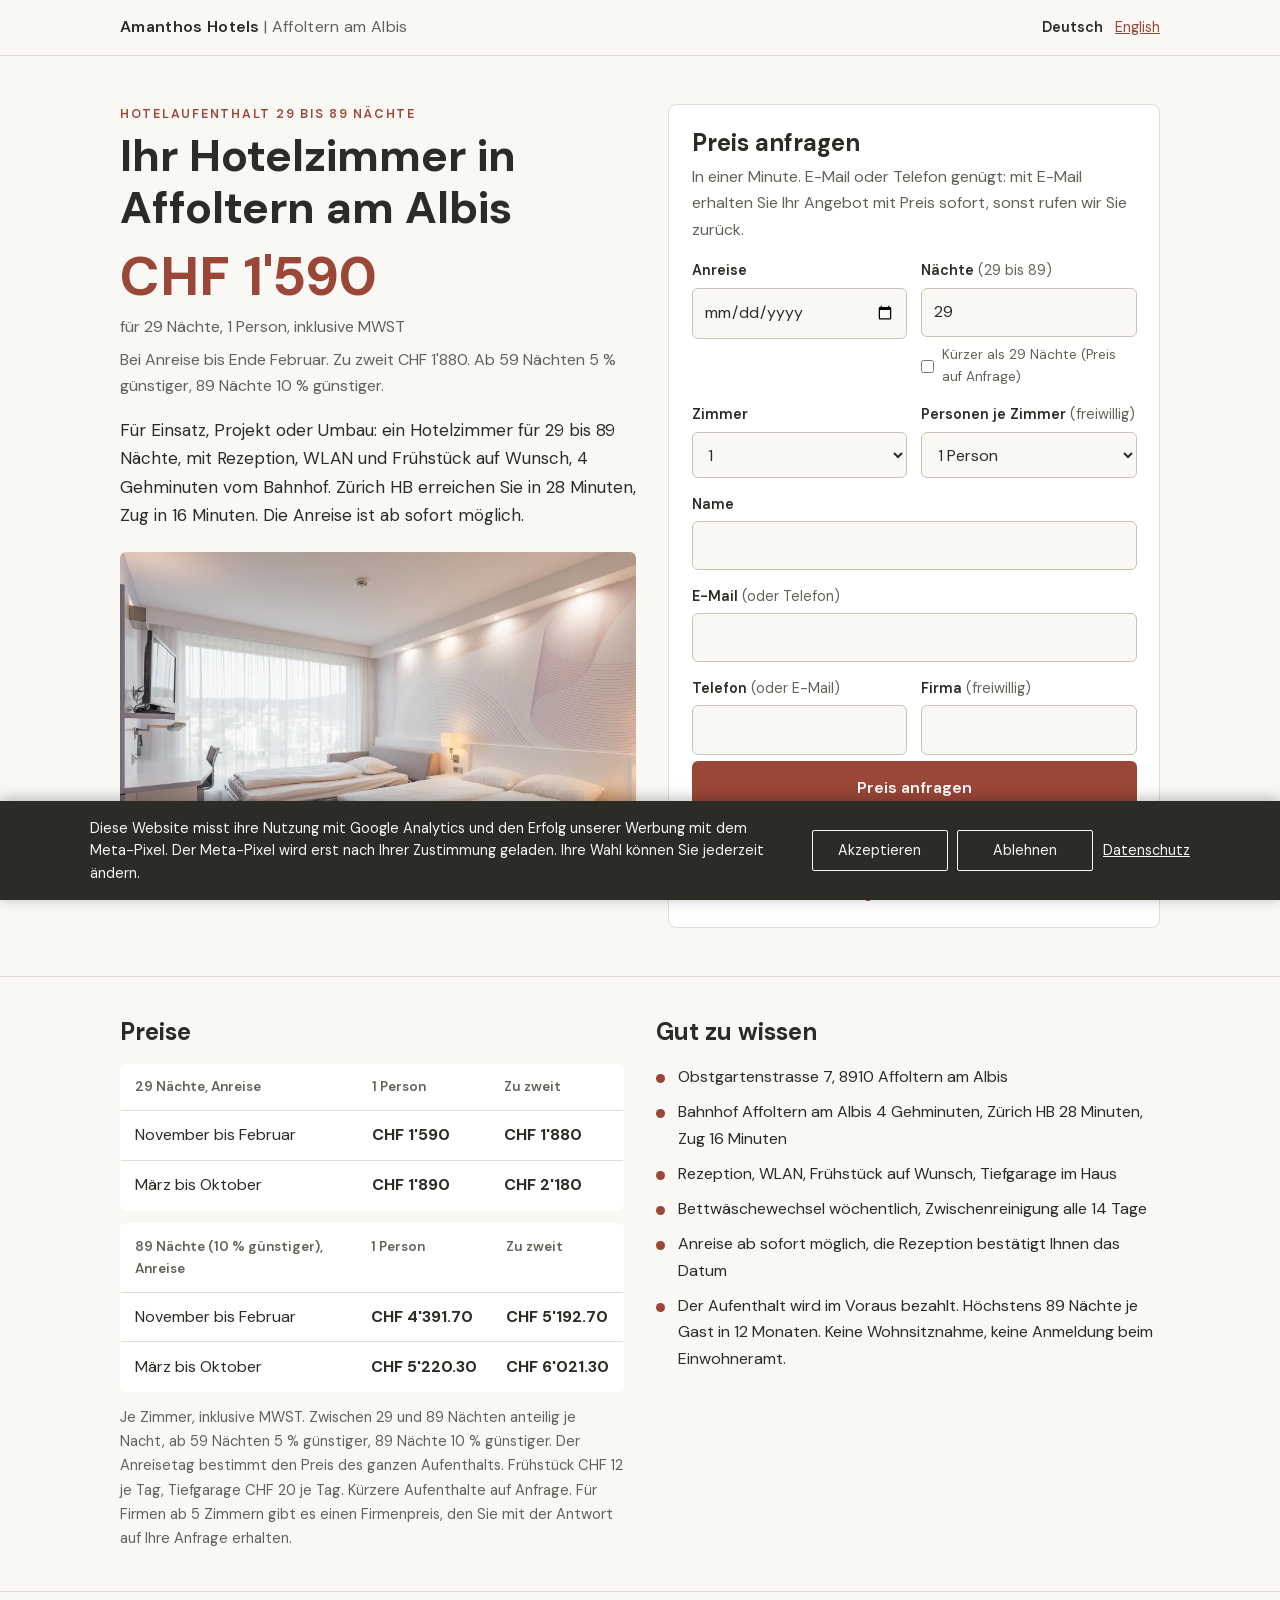
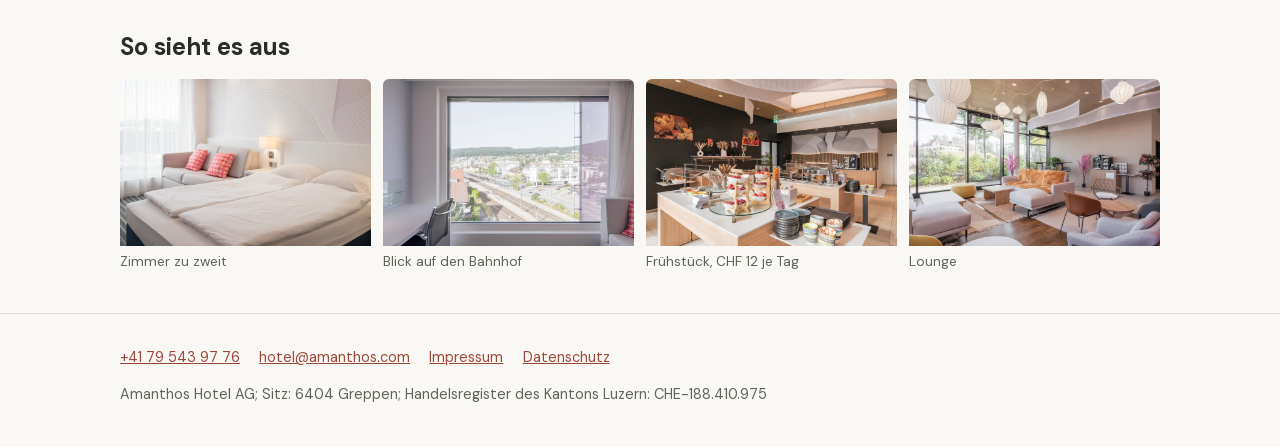
<file: affoltern/index.html>
<!DOCTYPE html>
<html lang="de">
<head>
  <meta charset="UTF-8">
  <meta name="viewport" content="width=device-width, initial-scale=1.0">
  <title>Hotelzimmer für 29 bis 89 Nächte in Affoltern am Albis | Amanthos Hotels</title>
  <meta name="description" content="Hotelzimmer in Affoltern am Albis für 29 bis 89 Nächte: ab CHF 1'590 für 29 Nächte, ab 59 Nächten 5 % günstiger, 89 Nächte 10 % günstiger, inklusive MWST. Bahnhof 4 Gehminuten, Zürich HB 28 Minuten.">
  <link rel="canonical" href="https://www.amanthos.com/affoltern/">
  <link rel="alternate" hreflang="de" href="https://www.amanthos.com/affoltern/">
  <link rel="alternate" hreflang="en" href="https://www.amanthos.com/affoltern/en/">
  <link rel="alternate" hreflang="x-default" href="https://www.amanthos.com/affoltern/">
  <meta name="robots" content="index, follow">
  <meta property="og:type" content="website">
  <meta property="og:title" content="Hotelzimmer für 29 bis 89 Nächte in Affoltern am Albis: ab CHF 1'590">
  <meta property="og:description" content="Für Einsatz, Projekt oder Umbau. Preis inklusive MWST, Anreise ab sofort, Bahnhof 4 Gehminuten.">
  <meta property="og:url" content="https://www.amanthos.com/affoltern/">
  <meta property="og:image" content="https://www.amanthos.com/images/affoltern/zimmer-1600.webp">
  <meta property="og:locale" content="de_CH">

  <!-- Firmenlink (K4): den Token aus #f= lesen und das Fragment entfernen, bevor irgendein
       anderes Skript die Adresse sieht. Der Token bleibt im Browser, gesendet wird nur die Kennung. -->
  <script>
    (function () {
      try {
        var m = /(?:^#|&)f=([A-Za-z0-9_-]{22})(?:&|$)/.exec(window.location.hash || '');
        if (m) { window.__affolternToken = m[1]; }
        if (window.location.hash) { history.replaceState(null, '', window.location.pathname + window.location.search); }
      } catch (e) { /* ohne Firmenlink weiter */ }
    })();
  </script>

  <link rel="preload" href="/assets/fonts/DMSans.woff2" as="font" type="font/woff2" crossorigin>
  <style>@font-face{font-family:'DM Sans';font-style:normal;font-weight:400 700;font-display:swap;src:url(/assets/fonts/DMSans.woff2) format('woff2')}</style>
  <link rel="stylesheet" href="/affoltern/affoltern.css">

  <script src="https://browser.sentry-cdn.com/10.68.0/bundle.tracing.min.js"
          integrity="sha384-IDGicfmkFBjzbyXFRgxkdVAjmPeBqxWZUv7oUbKSCAc+OEMdNXzrciXnPJzd17Xc"
          crossorigin="anonymous" defer></script>
  <script src="/js/sentry-init.js" defer></script>
  <script async src="https://plausible.io/js/pa-nLFScH18E7rqIC7Xrps3j.js"></script>
  <script>
    window.plausible=window.plausible||function(){(plausible.q=plausible.q||[]).push(arguments)},plausible.init=plausible.init||function(i){plausible.o=i||{}};
    plausible.init()
  </script>
  <!-- consent.js laedt SYNCHRON und VOR gtag: nur so stehen die Consent-Defaults vorher. -->
  <script src="/js/consent.js"></script>
  <script defer src="/js/meta.js"></script>
  <script>
    window.dataLayer = window.dataLayer || [];
    function gtag(){dataLayer.push(arguments);}
    gtag('js', new Date());
    gtag('config', 'G-1EW53WRTNR');
    gtag('config', 'AW-702540316');
    (function () {
      var geholt = false;
      function laden() {
        if (geholt) return;
        geholt = true;
        var s = document.createElement('script');
        s.async = true;
        s.src = 'https://www.googletagmanager.com/gtag/js?id=G-1EW53WRTNR';
        (document.head || document.documentElement).appendChild(s);
      }
      var wahl = null;
      try { wahl = window.localStorage.getItem('am_consent_analytics'); } catch (e) { /* Privatmodus */ }
      if (wahl !== 'denied') { laden(); }
      document.addEventListener('am:consent-change', function (e) {
        if (e && e.detail && e.detail.state === 'granted') { laden(); }
      });
    })();
  </script>
  <script defer src="/affoltern/js/affoltern-config.js"></script>
  <script defer src="/affoltern/js/affoltern-firmenlink.js"></script>
  <script defer src="/affoltern/js/affoltern-page.js?v=3"></script>
</head>
<body>

<header class="kopf">
  <div class="huelle kopf__inhalt">
    <a class="kopf__marke" href="/affoltern/">Amanthos Hotels <span>| Affoltern am Albis</span></a>
    <nav class="sprache" aria-label="Sprache">
      <a href="/affoltern/" aria-current="page" hreflang="de" lang="de">Deutsch</a>
      <a href="/affoltern/en/" hreflang="en" lang="en">English</a>
    </nav>
  </div>
</header>

<main>
  <div class="huelle einstieg">
    <div>
      <p class="augenbraue">Hotelaufenthalt 29 bis 89 Nächte</p>
      <h1>Ihr Hotelzimmer in Affoltern am Albis</h1>
      <p class="preis"><span class="preis__betrag">CHF 1'590</span> <span class="preis__zusatz">für 29 Nächte, 1 Person, inklusive MWST</span></p>
      <p class="preis__zusatz">Bei Anreise bis Ende Februar. Zu zweit CHF 1'880. Ab 59 Nächten 5 % günstiger, 89 Nächte 10 % günstiger.</p>
      <p class="vorspann">Für Einsatz, Projekt oder Umbau: ein Hotelzimmer für 29 bis 89 Nächte, mit Rezeption, WLAN und Frühstück auf Wunsch, 4 Gehminuten vom Bahnhof. Zürich HB erreichen Sie in 28 Minuten, Zug in 16 Minuten. Die Anreise ist ab sofort möglich.</p>
      <div class="bild-haupt" style="margin-top:1.4rem">
        <picture>
          <source type="image/webp" media="(max-width: 700px)" srcset="/images/affoltern/zimmer-960.webp">
          <img src="/images/affoltern/zimmer-1600.webp" alt="Hotelzimmer mit Doppelbett, Schreibtisch und grossem Fenster mit Blick über Affoltern am Albis" width="1600" height="1065" fetchpriority="high" decoding="async">
        </picture>
      </div>
    </div>

    <div class="anfrage" id="anfrage">
      <form id="af-form">
        <h2>Preis anfragen</h2>
        <p class="anfrage__lead">In einer Minute. E-Mail oder Telefon genügt: mit E-Mail erhalten Sie Ihr Angebot mit Preis sofort, sonst rufen wir Sie zurück.</p>
        <p class="af-hinweis" id="af-prefill" hidden></p>
        <div class="felder">
          <div class="feld feld--halb">
            <label for="af-arrival">Anreise</label>
            <input type="date" id="af-arrival" name="arrival" required>
          </div>
          <div class="feld feld--halb">
            <label for="af-nights">Nächte <span class="optional">(29 bis 89)</span></label>
            <input type="number" id="af-nights" name="nights" inputmode="numeric" min="29" max="89" step="1" value="29">
            <label class="kasten"><input type="checkbox" id="af-nights-shorter" name="nights_shorter"> Kürzer als 29 Nächte (Preis auf Anfrage)</label>
          </div>
          <div class="feld feld--halb">
            <label for="af-rooms">Zimmer</label>
            <select id="af-rooms" name="rooms">
              <option value="1" selected>1</option><option value="2">2</option><option value="3">3</option><option value="4">4</option><option value="5">5</option><option value="6">6</option><option value="7">7</option><option value="8">8</option><option value="9">9</option><option value="10">10</option><option value="11">11</option><option value="12">12</option><option value="13">13</option><option value="14">14</option><option value="15">15</option><option value="16">16</option><option value="17">17</option><option value="18">18</option><option value="19">19</option><option value="20">20</option><option value="21">21</option><option value="22">22</option><option value="23">23</option><option value="24">24</option><option value="25">25</option><option value="26">26</option><option value="27">27</option><option value="28">28</option><option value="29">29</option><option value="30">30</option>
            </select>
          </div>
          <div class="feld feld--halb">
            <label for="af-persons">Personen je Zimmer <span class="optional">(freiwillig)</span></label>
            <select id="af-persons" name="persons">
              <option value="1" selected>1 Person</option>
              <option value="2">2 Personen</option>
            </select>
          </div>
          <div class="feld">
            <label for="af-name">Name</label>
            <input type="text" id="af-name" name="name" autocomplete="name" required minlength="2" maxlength="200">
          </div>
          <div class="feld">
            <label for="af-email">E-Mail <span class="optional">(oder Telefon)</span></label>
            <input type="email" id="af-email" name="email" autocomplete="email" maxlength="200">
          </div>
          <div class="feld feld--halb">
            <label for="af-phone">Telefon <span class="optional">(oder E-Mail)</span></label>
            <input type="tel" id="af-phone" name="phone" autocomplete="tel" maxlength="40">
          </div>
          <div class="feld feld--halb">
            <label for="af-company">Firma <span class="optional">(freiwillig)</span></label>
            <input type="text" id="af-company" name="company" autocomplete="organization" maxlength="200">
          </div>
          <div class="honig" aria-hidden="true">
            <label for="af-company-website">Webseite</label>
            <input type="text" id="af-company-website" name="company_website" tabindex="-1" autocomplete="off">
          </div>
        </div>
        <button type="submit" class="knopf" id="af-submit">Preis anfragen</button>
        <p class="af-status" id="af-status" role="status" aria-live="polite"></p>
        <p class="datenschutz" id="af-consent">Ihre Angaben verwenden wir nur für die Antwort auf Ihre Anfrage. Mehr in der <a href="/privacy/">Datenschutzerklärung</a>.</p>
      </form>
      <div class="danke" id="af-success" tabindex="-1" hidden>
        <h2>Danke, Ihre Anfrage ist bei uns.</h2>
        <p>Mit E-Mail-Adresse ist Ihr Angebot mit Preis in wenigen Minuten in Ihrem Postfach. Ohne E-Mail rufen wir Sie innert eines Werktags zurück.</p>
        <p>Lieber gleich persönlich besprechen? Wählen Sie einen Termin für einen Rückruf:</p>
        <p><a class="knopf knopf--leise" href="https://cal.com/team/amanthos/affoltern-rueckruf" rel="noopener">Rückruf-Termin wählen</a></p>
        <p>Rezeption: <a href="tel:+41795439776">+41 79 543 97 76</a> · <a href="mailto:hotel@amanthos.com">hotel@amanthos.com</a></p>
      </div>
      <noscript><p class="klein">Ohne JavaScript erreichen Sie uns unter +41 79 543 97 76 oder hotel@amanthos.com.</p></noscript>
    </div>
  </div>

  <section>
    <div class="huelle zwei">
      <div>
        <h2>Preise</h2>
        <table class="preistabelle">
          <thead><tr><th scope="col">29 Nächte, Anreise</th><th scope="col">1 Person</th><th scope="col">Zu zweit</th></tr></thead>
          <tbody>
            <tr><td>November bis Februar</td><td class="zahl">CHF 1'590</td><td class="zahl">CHF 1'880</td></tr>
            <tr><td>März bis Oktober</td><td class="zahl">CHF 1'890</td><td class="zahl">CHF 2'180</td></tr>
          </tbody>
        </table>
        <table class="preistabelle" style="margin-top:.8rem">
          <thead><tr><th scope="col">89 Nächte (10 % günstiger), Anreise</th><th scope="col">1 Person</th><th scope="col">Zu zweit</th></tr></thead>
          <tbody>
            <tr><td>November bis Februar</td><td class="zahl">CHF 4'391.70</td><td class="zahl">CHF 5'192.70</td></tr>
            <tr><td>März bis Oktober</td><td class="zahl">CHF 5'220.30</td><td class="zahl">CHF 6'021.30</td></tr>
          </tbody>
        </table>
        <p class="klein">Je Zimmer, inklusive MWST. Zwischen 29 und 89 Nächten anteilig je Nacht, ab 59 Nächten 5 % günstiger, 89 Nächte 10 % günstiger. Der Anreisetag bestimmt den Preis des ganzen Aufenthalts. Frühstück CHF 12 je Tag, Tiefgarage CHF 20 je Tag. Kürzere Aufenthalte auf Anfrage. Für Firmen ab 5 Zimmern gibt es einen Firmenpreis, den Sie mit der Antwort auf Ihre Anfrage erhalten.</p>
      </div>
      <div>
        <h2>Gut zu wissen</h2>
        <ul class="fakten">
          <li>Obstgartenstrasse 7, 8910 Affoltern am Albis</li>
          <li>Bahnhof Affoltern am Albis 4 Gehminuten, Zürich HB 28 Minuten, Zug 16 Minuten</li>
          <li>Rezeption, WLAN, Frühstück auf Wunsch, Tiefgarage im Haus</li>
          <li>Bettwäschewechsel wöchentlich, Zwischenreinigung alle 14 Tage</li>
          <li>Anreise ab sofort möglich, die Rezeption bestätigt Ihnen das Datum</li>
          <li>Der Aufenthalt wird im Voraus bezahlt. Höchstens 89 Nächte je Gast in 12 Monaten. Keine Wohnsitznahme, keine Anmeldung beim Einwohneramt.</li>
        </ul>
      </div>
    </div>
  </section>

  <section>
    <div class="huelle">
      <h2>So sieht es aus</h2>
      <div class="galerie">
        <figure>
          <picture><source type="image/webp" media="(max-width: 700px)" srcset="/images/affoltern/zimmer-zwei-960.webp"><img src="/images/affoltern/zimmer-zwei-1600.webp" alt="Zimmer mit zwei Betten und Sofa" width="1600" height="1065" loading="lazy" decoding="async"></picture>
          <figcaption>Zimmer zu zweit</figcaption>
        </figure>
        <figure>
          <picture><source type="image/webp" media="(max-width: 700px)" srcset="/images/affoltern/aussicht-bahnhof-960.webp"><img src="/images/affoltern/aussicht-bahnhof-1600.webp" alt="Blick aus dem Zimmerfenster auf den Bahnhof Affoltern am Albis" width="1600" height="1065" loading="lazy" decoding="async"></picture>
          <figcaption>Blick auf den Bahnhof</figcaption>
        </figure>
        <figure>
          <picture><source type="image/webp" media="(max-width: 700px)" srcset="/images/affoltern/fruehstueck-960.webp"><img src="/images/affoltern/fruehstueck-1600.webp" alt="Frühstücksbuffet mit Brot, Früchten und Gebäck" width="1600" height="1065" loading="lazy" decoding="async"></picture>
          <figcaption>Frühstück, CHF 12 je Tag</figcaption>
        </figure>
        <figure>
          <picture><source type="image/webp" media="(max-width: 700px)" srcset="/images/affoltern/lounge-960.webp"><img src="/images/affoltern/lounge-1600.webp" alt="Lounge mit Sofas und grossen Fenstern" width="1600" height="1065" loading="lazy" decoding="async"></picture>
          <figcaption>Lounge</figcaption>
        </figure>
      </div>
    </div>
  </section>
</main>

<footer class="fuss">
  <div class="huelle">
    <div class="fuss__zeile">
      <a href="tel:+41795439776">+41 79 543 97 76</a>
      <a href="mailto:hotel@amanthos.com">hotel@amanthos.com</a>
      <a href="/imprint/">Impressum</a>
      <a href="/privacy/">Datenschutz</a>
    </div>
    <p>Amanthos Hotel AG; Sitz: 6404 Greppen; Handelsregister des Kantons Luzern: CHE-188.410.975</p>
  </div>
</footer>
</body>
</html>
</file>
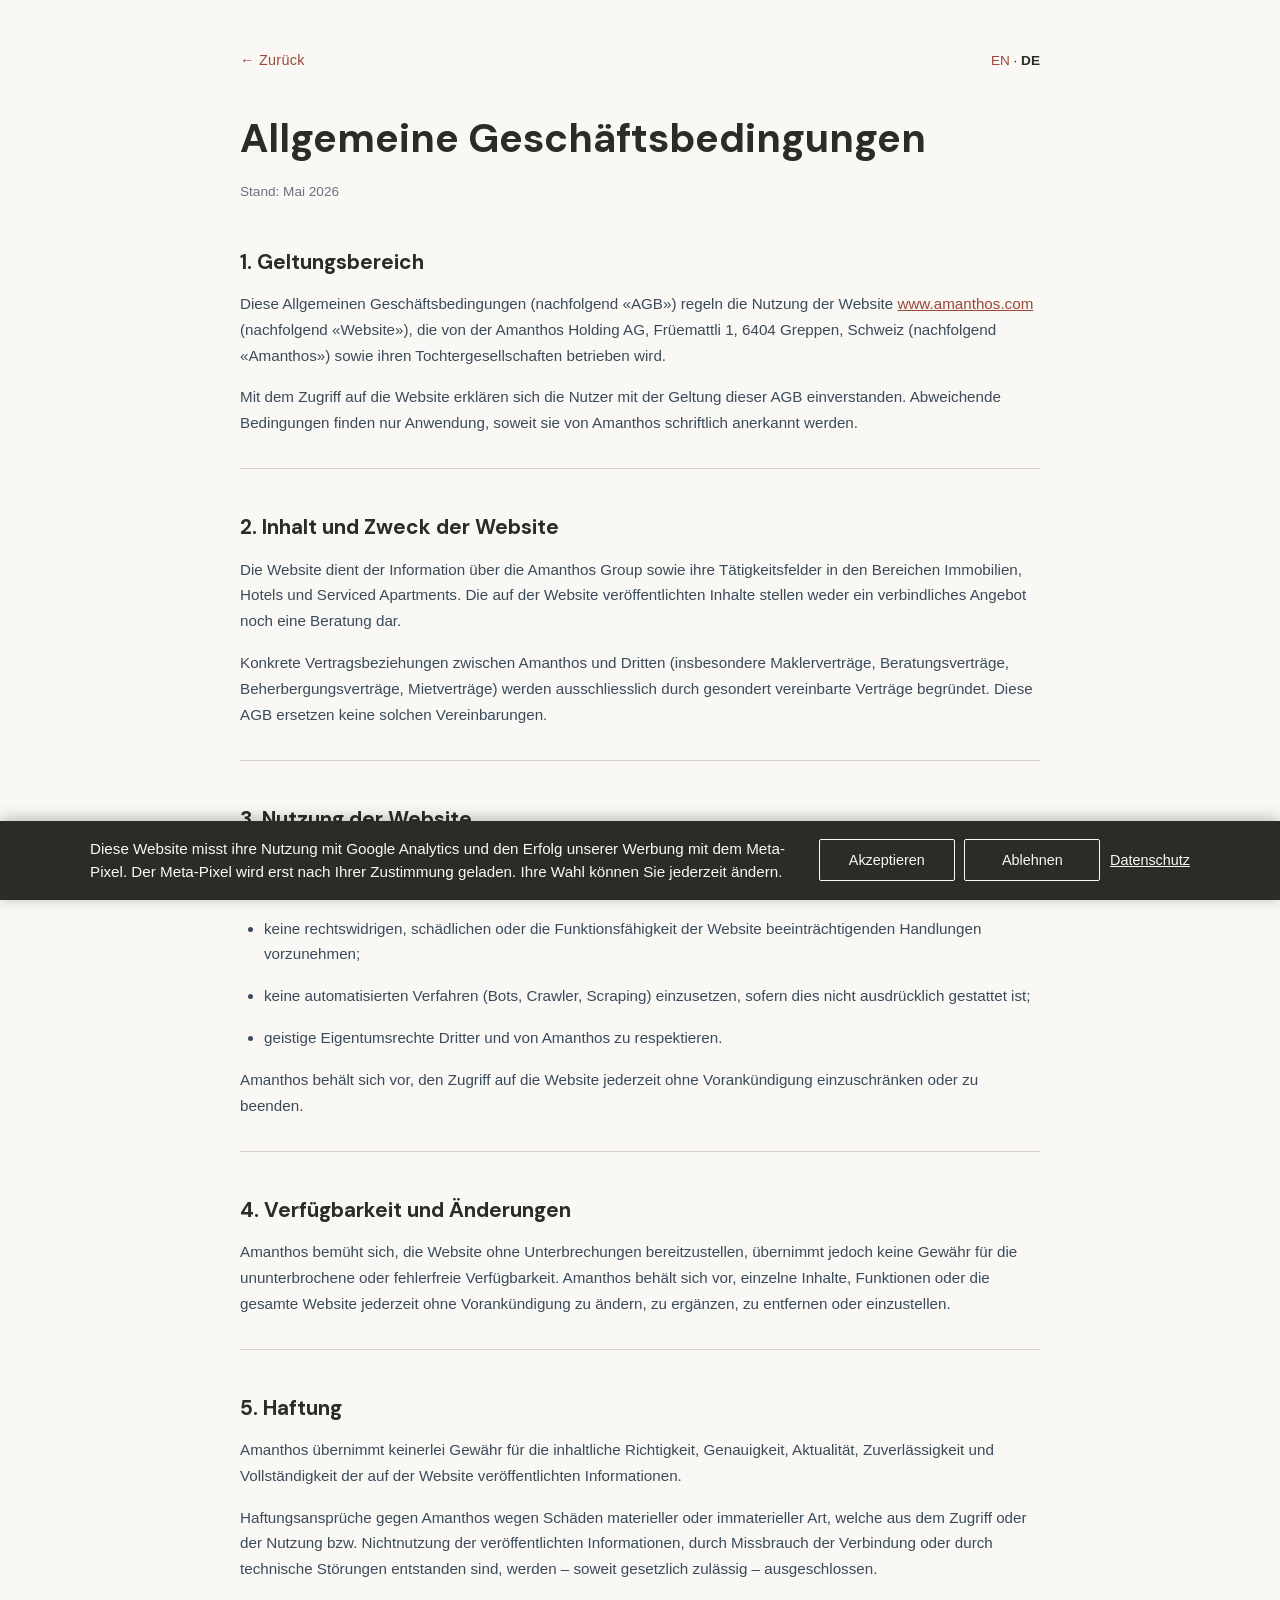
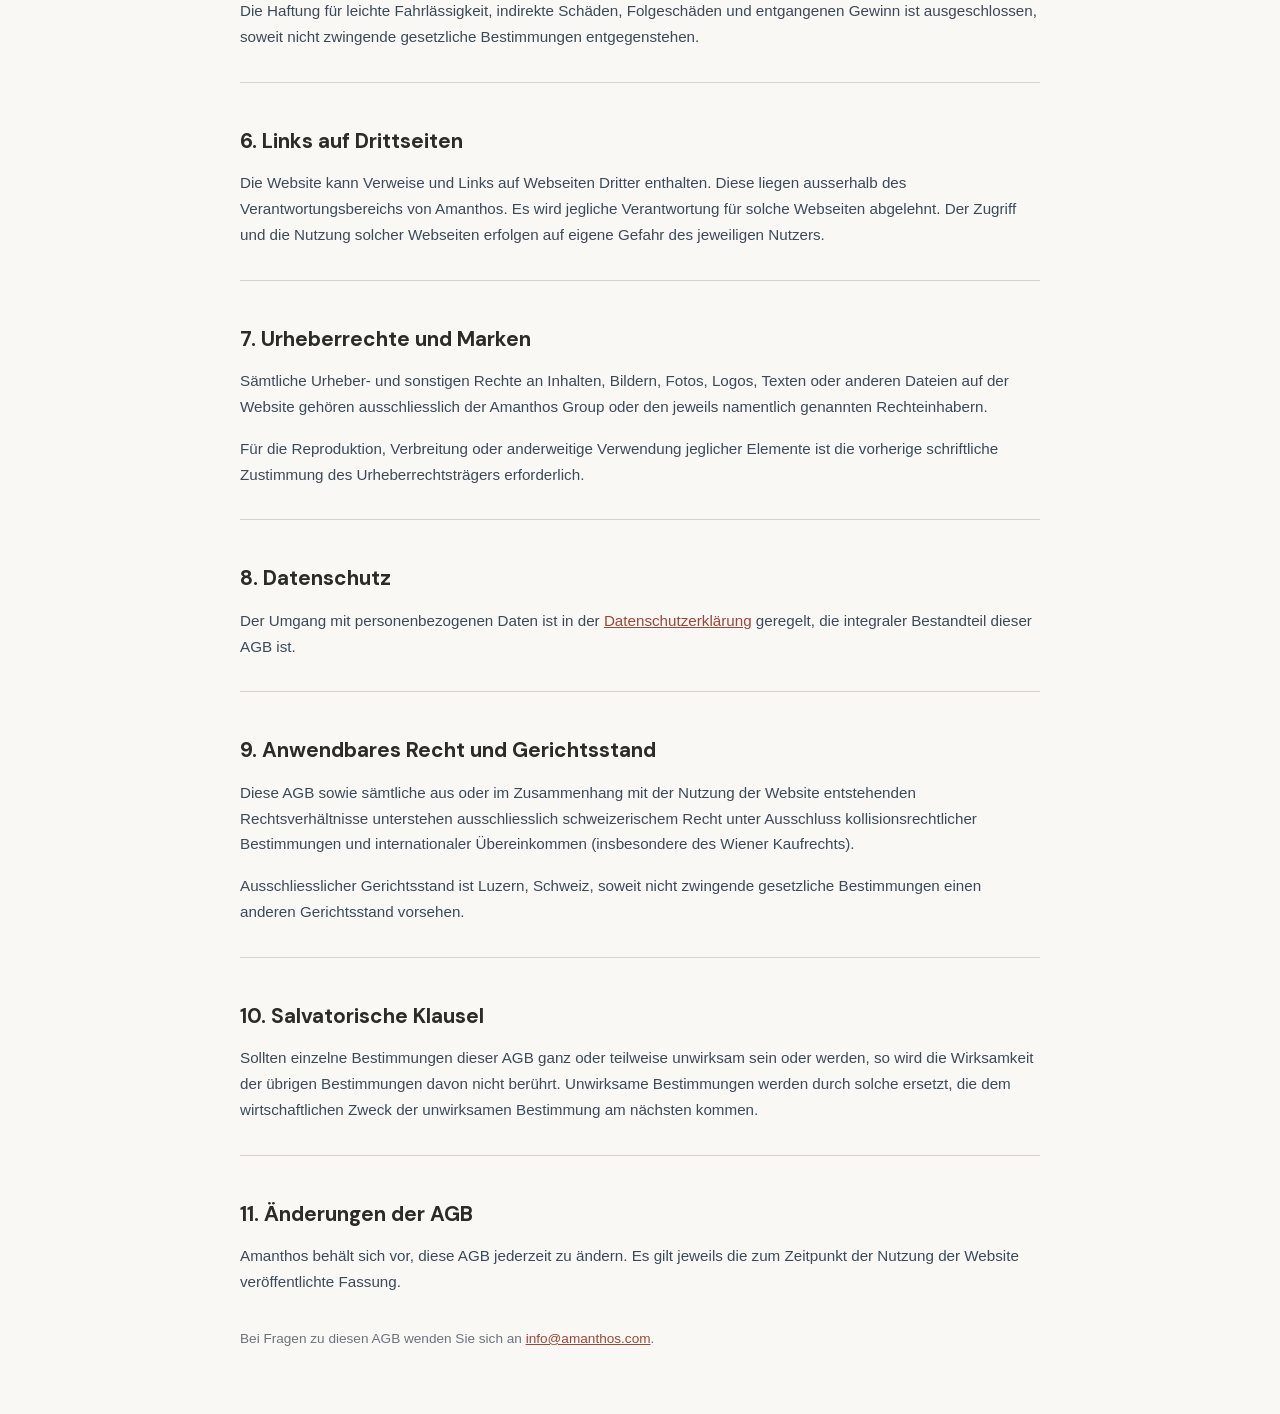
<file: agb/index.html>
<!DOCTYPE html>
<html lang="de">
<head>
  <meta charset="UTF-8">
  <meta name="viewport" content="width=device-width, initial-scale=1.0">
  <title>Allgemeine Geschäftsbedingungen | Amanthos Group</title>
  <meta name="description" content="Allgemeine Geschäftsbedingungen für die Nutzung von www.amanthos.com: Geltungsbereich, Haftung, Urheberrechte, anwendbares Recht und Gerichtsstand.">
  <link rel="canonical" href="https://www.amanthos.com/agb/">
  <link rel="alternate" hreflang="de" href="https://www.amanthos.com/agb/">
  <link rel="alternate" hreflang="en" href="https://www.amanthos.com/agb/en/">
  <link rel="alternate" hreflang="x-default" href="https://www.amanthos.com/agb/">
  <meta name="robots" content="noindex, follow">
  <link rel="preload" href="/assets/fonts/DMSans.woff2" as="font" type="font/woff2" crossorigin>
  <style>@font-face{font-family:'DM Sans';font-style:normal;font-weight:400 700;font-display:swap;src:url(/assets/fonts/DMSans.woff2) format('woff2')}</style>
  <style>
    *, *::before, *::after {
      margin: 0;
      padding: 0;
      box-sizing: border-box;
    }

    :root {
      --color-bg: #FAF8F5;
      --color-primary: #2a2c25;
      --color-accent: #9b4738;
    }

    body {
      font-family: 'Inter', sans-serif;
      background-color: var(--color-bg);
      color: var(--color-primary);
      line-height: 1.7;
      padding: 3rem 1.5rem;
    }

    .container {
      max-width: 800px;
      margin: 0 auto;
    }

    .top-bar {
      display: flex;
      justify-content: space-between;
      align-items: center;
      margin-bottom: 2rem;
    }

    a.back-link {
      display: inline-block;
      font-size: 0.9rem;
      color: var(--color-accent);
      text-decoration: none;
      font-weight: 500;
      letter-spacing: 0.02em;
    }

    a.back-link:hover {
      text-decoration: underline;
    }

    .lang-switch {
      font-size: 0.85rem;
      color: var(--color-primary);
    }

    .lang-switch a {
      color: var(--color-accent);
      text-decoration: none;
      font-weight: 500;
    }

    .lang-switch a:hover {
      text-decoration: underline;
    }

    h1 {
      font-family: 'DM Sans', serif;
      font-size: 2.5rem;
      font-weight: 700;
      margin-bottom: 0.5rem;
      color: var(--color-primary);
    }

    .last-updated {
      font-size: 0.85rem;
      color: #6B7280;
      margin-bottom: 2rem;
    }

    h2 {
      font-family: 'DM Sans', serif;
      font-size: 1.3rem;
      font-weight: 700;
      margin-top: 2.5rem;
      margin-bottom: 0.75rem;
      color: var(--color-primary);
    }

    p, li {
      margin-bottom: 1rem;
      color: #3A4A5A;
      font-size: 0.95rem;
    }

    ul, ol {
      padding-left: 1.5rem;
      margin-bottom: 1rem;
    }

    .divider {
      border: none;
      border-top: 1px solid #D8D2C8;
      margin: 2rem 0;
    }

    a {
      color: var(--color-accent);
    }
  </style>
  <!-- Sentry: error + performance monitoring. Config in js/sentry-init.js -->
  <script src="https://browser.sentry-cdn.com/10.68.0/bundle.tracing.min.js"
          integrity="sha384-IDGicfmkFBjzbyXFRgxkdVAjmPeBqxWZUv7oUbKSCAc+OEMdNXzrciXnPJzd17Xc"
          crossorigin="anonymous" defer></script>
  <script src="../js/sentry-init.js" defer></script>
  <!-- Privacy-friendly analytics by Plausible -->
  <script async src="https://plausible.io/js/pa-nLFScH18E7rqIC7Xrps3j.js"></script>
  <script>
    window.plausible=window.plausible||function(){(plausible.q=plausible.q||[]).push(arguments)},plausible.init=plausible.init||function(i){plausible.o=i||{}};
    plausible.init()
  </script>
  <!-- Google Analytics 4 (eigene Property). consent.js laedt SYNCHRON und VOR dem
       gtag-Loader: nur so stehen die Consent-Defaults, bevor gtag konfiguriert. -->
  <script src="../js/consent.js"></script>
  <script defer src="../js/meta.js"></script>
    <script>
      window.dataLayer = window.dataLayer || [];
      function gtag(){dataLayer.push(arguments);}
      gtag('js', new Date());
      gtag('config', 'G-1EW53WRTNR');
      // gtag.js wiegt 183 KB uebertragen. Bei Ablehnung wurde es bisher trotzdem
      // geholt und danach vom ga-disable-Kill-Switch stillgelegt. Jetzt kommt es
      // nur, wenn keine Ablehnung gespeichert ist; wer spaeter zustimmt, bekommt
      // es ueber am:consent-change sofort nachgereicht.
      (function () {
        var geholt = false;
        function laden() {
          if (geholt) return;
          geholt = true;
          var s = document.createElement('script');
          s.async = true;
          s.src = 'https://www.googletagmanager.com/gtag/js?id=G-1EW53WRTNR';
          (document.head || document.documentElement).appendChild(s);
        }
        var wahl = null;
        try { wahl = window.localStorage.getItem('am_consent_analytics'); } catch (e) { /* Privatmodus */ }
        if (wahl !== 'denied') { laden(); }
        document.addEventListener('am:consent-change', function (e) {
          if (e && e.detail && e.detail.state === 'granted') { laden(); }
        });
      })();
    </script>
</head>
<body>
  <div class="container">
    <div class="top-bar">
      <a href="/" class="back-link">&larr; Zur&uuml;ck</a>
      <span class="lang-switch"><a href="/agb/en/">EN</a> &middot; <strong>DE</strong></span>
    </div>

    <h1>Allgemeine Geschäftsbedingungen</h1>
    <p class="last-updated">Stand: Mai 2026</p>

    <h2>1. Geltungsbereich</h2>
    <p>
      Diese Allgemeinen Geschäftsbedingungen (nachfolgend &laquo;AGB&raquo;) regeln die Nutzung der Website <a href="https://www.amanthos.com">www.amanthos.com</a> (nachfolgend &laquo;Website&raquo;), die von der Amanthos Holding AG, Früemattli 1, 6404 Greppen, Schweiz (nachfolgend &laquo;Amanthos&raquo;) sowie ihren Tochtergesellschaften betrieben wird.
    </p>
    <p>
      Mit dem Zugriff auf die Website erklären sich die Nutzer mit der Geltung dieser AGB einverstanden. Abweichende Bedingungen finden nur Anwendung, soweit sie von Amanthos schriftlich anerkannt werden.
    </p>

    <hr class="divider">

    <h2>2. Inhalt und Zweck der Website</h2>
    <p>
      Die Website dient der Information über die Amanthos Group sowie ihre Tätigkeitsfelder in den Bereichen Immobilien, Hotels und Serviced Apartments. Die auf der Website veröffentlichten Inhalte stellen weder ein verbindliches Angebot noch eine Beratung dar.
    </p>
    <p>
      Konkrete Vertragsbeziehungen zwischen Amanthos und Dritten (insbesondere Maklerverträge, Beratungsverträge, Beherbergungsverträge, Mietverträge) werden ausschliesslich durch gesondert vereinbarte Verträge begründet. Diese AGB ersetzen keine solchen Vereinbarungen.
    </p>

    <hr class="divider">

    <h2>3. Nutzung der Website</h2>
    <p>
      Die Nutzung der Website ist grundsätzlich kostenfrei. Die Nutzer verpflichten sich, die Website nicht missbräuchlich zu nutzen, insbesondere:
    </p>
    <ul>
      <li>keine rechtswidrigen, schädlichen oder die Funktionsfähigkeit der Website beeinträchtigenden Handlungen vorzunehmen;</li>
      <li>keine automatisierten Verfahren (Bots, Crawler, Scraping) einzusetzen, sofern dies nicht ausdrücklich gestattet ist;</li>
      <li>geistige Eigentumsrechte Dritter und von Amanthos zu respektieren.</li>
    </ul>
    <p>
      Amanthos behält sich vor, den Zugriff auf die Website jederzeit ohne Vorankündigung einzuschränken oder zu beenden.
    </p>

    <hr class="divider">

    <h2>4. Verfügbarkeit und Änderungen</h2>
    <p>
      Amanthos bemüht sich, die Website ohne Unterbrechungen bereitzustellen, übernimmt jedoch keine Gewähr für die ununterbrochene oder fehlerfreie Verfügbarkeit. Amanthos behält sich vor, einzelne Inhalte, Funktionen oder die gesamte Website jederzeit ohne Vorankündigung zu ändern, zu ergänzen, zu entfernen oder einzustellen.
    </p>

    <hr class="divider">

    <h2>5. Haftung</h2>
    <p>
      Amanthos übernimmt keinerlei Gewähr für die inhaltliche Richtigkeit, Genauigkeit, Aktualität, Zuverlässigkeit und Vollständigkeit der auf der Website veröffentlichten Informationen.
    </p>
    <p>
      Haftungsansprüche gegen Amanthos wegen Schäden materieller oder immaterieller Art, welche aus dem Zugriff oder der Nutzung bzw. Nichtnutzung der veröffentlichten Informationen, durch Missbrauch der Verbindung oder durch technische Störungen entstanden sind, werden – soweit gesetzlich zulässig – ausgeschlossen.
    </p>
    <p>
      Die Haftung für leichte Fahrlässigkeit, indirekte Schäden, Folgeschäden und entgangenen Gewinn ist ausgeschlossen, soweit nicht zwingende gesetzliche Bestimmungen entgegenstehen.
    </p>

    <hr class="divider">

    <h2>6. Links auf Drittseiten</h2>
    <p>
      Die Website kann Verweise und Links auf Webseiten Dritter enthalten. Diese liegen ausserhalb des Verantwortungsbereichs von Amanthos. Es wird jegliche Verantwortung für solche Webseiten abgelehnt. Der Zugriff und die Nutzung solcher Webseiten erfolgen auf eigene Gefahr des jeweiligen Nutzers.
    </p>

    <hr class="divider">

    <h2>7. Urheberrechte und Marken</h2>
    <p>
      Sämtliche Urheber- und sonstigen Rechte an Inhalten, Bildern, Fotos, Logos, Texten oder anderen Dateien auf der Website gehören ausschliesslich der Amanthos Group oder den jeweils namentlich genannten Rechteinhabern.
    </p>
    <p>
      Für die Reproduktion, Verbreitung oder anderweitige Verwendung jeglicher Elemente ist die vorherige schriftliche Zustimmung des Urheberrechtsträgers erforderlich.
    </p>

    <hr class="divider">

    <h2>8. Datenschutz</h2>
    <p>
      Der Umgang mit personenbezogenen Daten ist in der <a href="/privacy/">Datenschutzerklärung</a> geregelt, die integraler Bestandteil dieser AGB ist.
    </p>

    <hr class="divider">

    <h2>9. Anwendbares Recht und Gerichtsstand</h2>
    <p>
      Diese AGB sowie sämtliche aus oder im Zusammenhang mit der Nutzung der Website entstehenden Rechtsverhältnisse unterstehen ausschliesslich schweizerischem Recht unter Ausschluss kollisionsrechtlicher Bestimmungen und internationaler Übereinkommen (insbesondere des Wiener Kaufrechts).
    </p>
    <p>
      Ausschliesslicher Gerichtsstand ist Luzern, Schweiz, soweit nicht zwingende gesetzliche Bestimmungen einen anderen Gerichtsstand vorsehen.
    </p>

    <hr class="divider">

    <h2>10. Salvatorische Klausel</h2>
    <p>
      Sollten einzelne Bestimmungen dieser AGB ganz oder teilweise unwirksam sein oder werden, so wird die Wirksamkeit der übrigen Bestimmungen davon nicht berührt. Unwirksame Bestimmungen werden durch solche ersetzt, die dem wirtschaftlichen Zweck der unwirksamen Bestimmung am nächsten kommen.
    </p>

    <hr class="divider">

    <h2>11. Änderungen der AGB</h2>
    <p>
      Amanthos behält sich vor, diese AGB jederzeit zu ändern. Es gilt jeweils die zum Zeitpunkt der Nutzung der Website veröffentlichte Fassung.
    </p>

    <p style="margin-top:2rem; font-size:0.85rem; color:#6B7280;">
      Bei Fragen zu diesen AGB wenden Sie sich an <a href="mailto:info@amanthos.com">info@amanthos.com</a>.
    </p>
  </div>
</body>
</html>
</file>
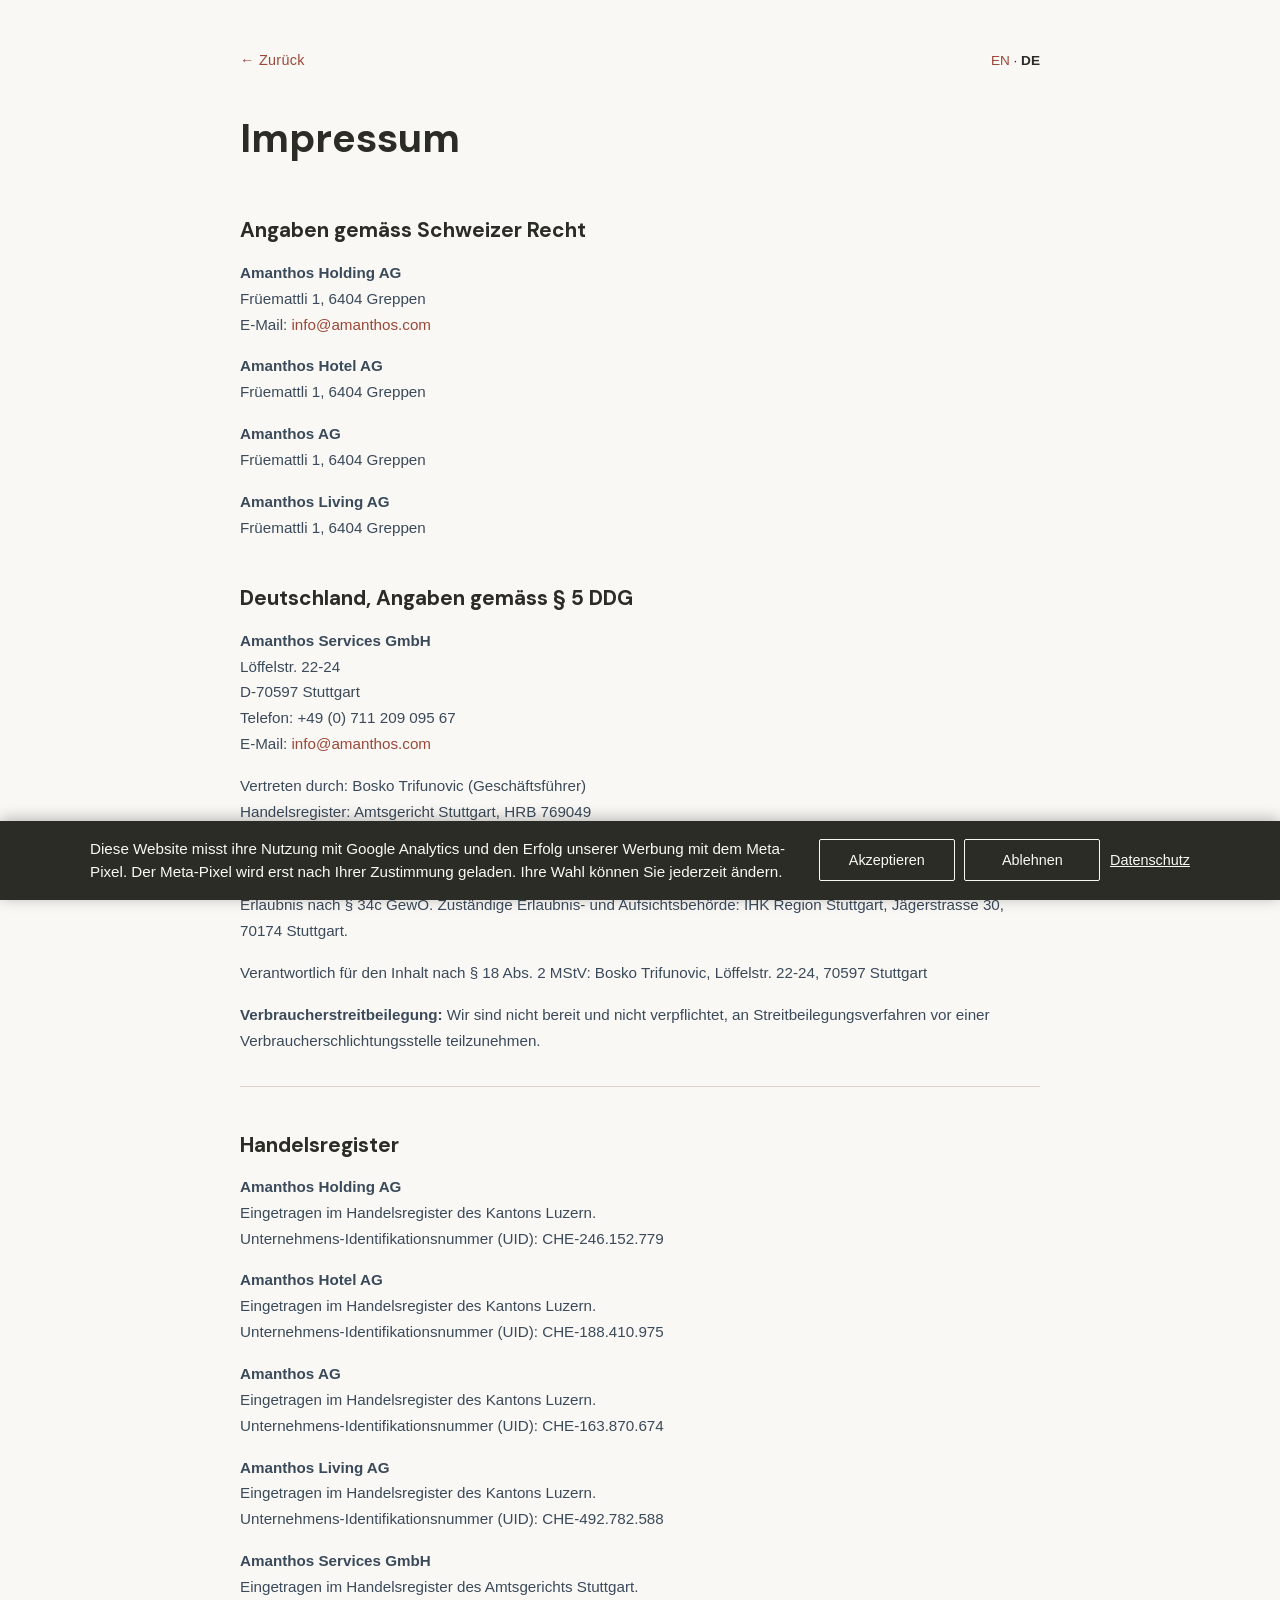
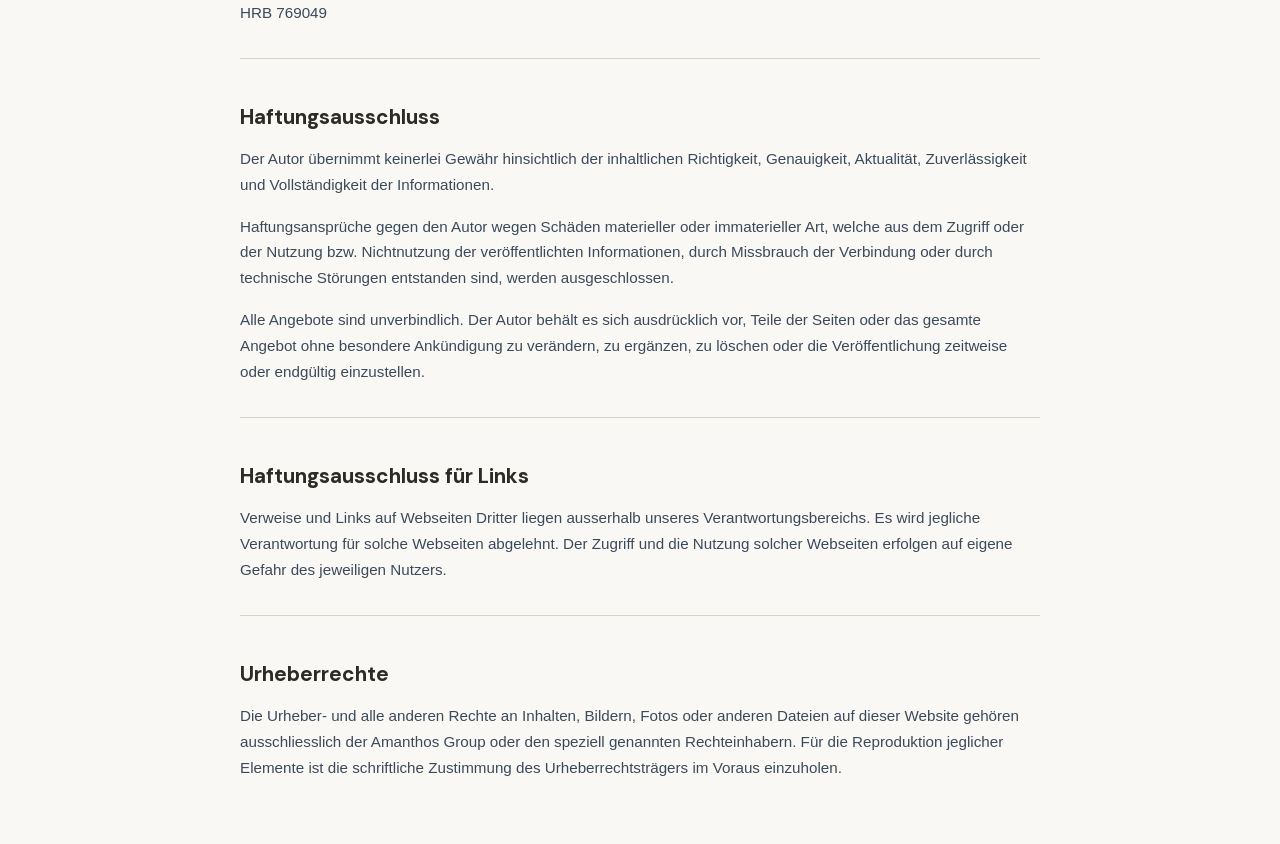
<file: imprint/index.html>
<!DOCTYPE html>
<html lang="de">
<head>
  <meta charset="UTF-8">
  <meta name="viewport" content="width=device-width, initial-scale=1.0">
  <title>Impressum | Amanthos Group</title>
  <meta name="description" content="Impressum der Amanthos Group: Firmierung, Adressen, Handelsregistereinträge und UID-Nummern der Schweizer Gesellschaften sowie der Amanthos Services GmbH in Stuttgart.">
  <link rel="canonical" href="https://www.amanthos.com/imprint/">
  <link rel="alternate" hreflang="de" href="https://www.amanthos.com/imprint/">
  <link rel="alternate" hreflang="en" href="https://www.amanthos.com/imprint/en/">
  <link rel="alternate" hreflang="x-default" href="https://www.amanthos.com/imprint/">
  <link rel="preload" href="/assets/fonts/DMSans.woff2" as="font" type="font/woff2" crossorigin>
  <style>@font-face{font-family:'DM Sans';font-style:normal;font-weight:400 700;font-display:swap;src:url(/assets/fonts/DMSans.woff2) format('woff2')}</style>
  <style>
    *, *::before, *::after {
      margin: 0;
      padding: 0;
      box-sizing: border-box;
    }

    :root {
      --color-bg: #FAF8F5;
      --color-primary: #2a2c25;
      --color-accent: #9b4738;
    }

    body {
      font-family: 'Inter', sans-serif;
      background-color: var(--color-bg);
      color: var(--color-primary);
      line-height: 1.7;
      padding: 3rem 1.5rem;
    }

    .container {
      max-width: 800px;
      margin: 0 auto;
    }

    .top-bar {
      display: flex;
      justify-content: space-between;
      align-items: center;
      margin-bottom: 2rem;
    }

    a.back-link {
      display: inline-block;
      font-size: 0.9rem;
      color: var(--color-accent);
      text-decoration: none;
      font-weight: 500;
      letter-spacing: 0.02em;
    }

    a.back-link:hover {
      text-decoration: underline;
    }

    .lang-switch {
      font-size: 0.85rem;
      color: var(--color-primary);
    }

    .lang-switch a {
      color: var(--color-accent);
      text-decoration: none;
      font-weight: 500;
    }

    .lang-switch a:hover {
      text-decoration: underline;
    }

    h1 {
      font-family: 'DM Sans', serif;
      font-size: 2.5rem;
      font-weight: 700;
      margin-bottom: 2rem;
      color: var(--color-primary);
    }

    h2 {
      font-family: 'DM Sans', serif;
      font-size: 1.3rem;
      font-weight: 700;
      margin-top: 2.5rem;
      margin-bottom: 0.75rem;
      color: var(--color-primary);
    }

    p {
      margin-bottom: 1rem;
      color: #3A4A5A;
      font-size: 0.95rem;
    }

    .divider {
      border: none;
      border-top: 1px solid #D8D2C8;
      margin: 2rem 0;
    }
  </style>
  <!-- Sentry: error + performance monitoring. Config in js/sentry-init.js -->
  <script src="https://browser.sentry-cdn.com/10.68.0/bundle.tracing.min.js"
          integrity="sha384-IDGicfmkFBjzbyXFRgxkdVAjmPeBqxWZUv7oUbKSCAc+OEMdNXzrciXnPJzd17Xc"
          crossorigin="anonymous" defer></script>
  <script src="../js/sentry-init.js" defer></script>
  <!-- Privacy-friendly analytics by Plausible -->
  <script async src="https://plausible.io/js/pa-nLFScH18E7rqIC7Xrps3j.js"></script>
  <script>
    window.plausible=window.plausible||function(){(plausible.q=plausible.q||[]).push(arguments)},plausible.init=plausible.init||function(i){plausible.o=i||{}};
    plausible.init()
  </script>
  <!-- Google Analytics 4 (eigene Property). consent.js laedt SYNCHRON und VOR dem
       gtag-Loader: nur so stehen die Consent-Defaults, bevor gtag konfiguriert. -->
  <script src="../js/consent.js"></script>
  <script defer src="../js/meta.js"></script>
    <script>
      window.dataLayer = window.dataLayer || [];
      function gtag(){dataLayer.push(arguments);}
      gtag('js', new Date());
      gtag('config', 'G-1EW53WRTNR');
      // gtag.js wiegt 183 KB uebertragen. Bei Ablehnung wurde es bisher trotzdem
      // geholt und danach vom ga-disable-Kill-Switch stillgelegt. Jetzt kommt es
      // nur, wenn keine Ablehnung gespeichert ist; wer spaeter zustimmt, bekommt
      // es ueber am:consent-change sofort nachgereicht.
      (function () {
        var geholt = false;
        function laden() {
          if (geholt) return;
          geholt = true;
          var s = document.createElement('script');
          s.async = true;
          s.src = 'https://www.googletagmanager.com/gtag/js?id=G-1EW53WRTNR';
          (document.head || document.documentElement).appendChild(s);
        }
        var wahl = null;
        try { wahl = window.localStorage.getItem('am_consent_analytics'); } catch (e) { /* Privatmodus */ }
        if (wahl !== 'denied') { laden(); }
        document.addEventListener('am:consent-change', function (e) {
          if (e && e.detail && e.detail.state === 'granted') { laden(); }
        });
      })();
    </script>
</head>
<body>
  <div class="container">
    <div class="top-bar">
      <a href="/" class="back-link">&larr; Zur&uuml;ck</a>
      <span class="lang-switch"><a href="/imprint/en/">EN</a> &middot; <strong>DE</strong></span>
    </div>

    <h1>Impressum</h1>

    <h2>Angaben gem&auml;ss Schweizer Recht</h2>
    <p>
      <strong>Amanthos Holding AG</strong><br>
      Früemattli 1, 6404 Greppen<br>
      E-Mail: <a href="mailto:info@amanthos.com" style="color:#9b4738; text-decoration:none;">info@amanthos.com</a>
    </p>
    <p>
      <strong>Amanthos Hotel AG</strong><br>
      Früemattli 1, 6404 Greppen
    </p>
    <p>
      <strong>Amanthos AG</strong><br>
      Früemattli 1, 6404 Greppen
    </p>
    <p>
      <strong>Amanthos Living AG</strong><br>
      Früemattli 1, 6404 Greppen
    </p>

    <h2>Deutschland, Angaben gem&auml;ss &sect; 5 DDG</h2>
    <p>
      <strong>Amanthos Services GmbH</strong><br>
      L&ouml;ffelstr. 22-24<br>
      D-70597 Stuttgart<br>
      Telefon: +49 (0) 711 209 095 67<br>
      E-Mail: <a href="mailto:info@amanthos.com" style="color:#9b4738; text-decoration:none;">info@amanthos.com</a>
    </p>
    <p>
      Vertreten durch: Bosko Trifunovic (Gesch&auml;ftsf&uuml;hrer)<br>
      Handelsregister: Amtsgericht Stuttgart, HRB 769049<br>
      Umsatzsteuer-Identifikationsnummer nach &sect; 27a UStG: DE324833353
    </p>
    <p>
      <strong>Gewerberechtliche Angaben:</strong> Die Amanthos Services GmbH ist als Immobilienmaklerin t&auml;tig und
      verf&uuml;gt &uuml;ber die Erlaubnis nach &sect; 34c GewO. Zust&auml;ndige Erlaubnis- und Aufsichtsbeh&ouml;rde: IHK Region Stuttgart, J&auml;gerstrasse 30, 70174 Stuttgart.
    </p>
    <p>
      Verantwortlich f&uuml;r den Inhalt nach &sect; 18 Abs. 2 MStV: Bosko Trifunovic, L&ouml;ffelstr. 22-24, 70597 Stuttgart
    </p>
    <p>
      <strong>Verbraucherstreitbeilegung:</strong> Wir sind nicht bereit und nicht verpflichtet, an
      Streitbeilegungsverfahren vor einer Verbraucherschlichtungsstelle teilzunehmen.
    </p>

    <hr class="divider">

    <h2>Handelsregister</h2>
    <p>
      <strong>Amanthos Holding AG</strong><br>
      Eingetragen im Handelsregister des Kantons Luzern.<br>
      Unternehmens-Identifikationsnummer (UID): CHE-246.152.779
    </p>
    <p>
      <strong>Amanthos Hotel AG</strong><br>
      Eingetragen im Handelsregister des Kantons Luzern.<br>
      Unternehmens-Identifikationsnummer (UID): CHE-188.410.975
    </p>
    <p>
      <strong>Amanthos AG</strong><br>
      Eingetragen im Handelsregister des Kantons Luzern.<br>
      Unternehmens-Identifikationsnummer (UID): CHE-163.870.674
    </p>
    <p>
      <strong>Amanthos Living AG</strong><br>
      Eingetragen im Handelsregister des Kantons Luzern.<br>
      Unternehmens-Identifikationsnummer (UID): CHE-492.782.588
    </p>
    <p>
      <strong>Amanthos Services GmbH</strong><br>
      Eingetragen im Handelsregister des Amtsgerichts Stuttgart.<br>
      HRB 769049
    </p>

    <hr class="divider">

    <h2>Haftungsausschluss</h2>
    <p>
      Der Autor &uuml;bernimmt keinerlei Gew&auml;hr hinsichtlich der inhaltlichen Richtigkeit, Genauigkeit, Aktualit&auml;t, Zuverl&auml;ssigkeit und Vollst&auml;ndigkeit der Informationen.
    </p>
    <p>
      Haftungsanspr&uuml;che gegen den Autor wegen Sch&auml;den materieller oder immaterieller Art, welche aus dem Zugriff oder der Nutzung bzw. Nichtnutzung der ver&ouml;ffentlichten Informationen, durch Missbrauch der Verbindung oder durch technische St&ouml;rungen entstanden sind, werden ausgeschlossen.
    </p>
    <p>
      Alle Angebote sind unverbindlich. Der Autor beh&auml;lt es sich ausdr&uuml;cklich vor, Teile der Seiten oder das gesamte Angebot ohne besondere Ank&uuml;ndigung zu ver&auml;ndern, zu erg&auml;nzen, zu l&ouml;schen oder die Ver&ouml;ffentlichung zeitweise oder endg&uuml;ltig einzustellen.
    </p>

    <hr class="divider">

    <h2>Haftungsausschluss f&uuml;r Links</h2>
    <p>
      Verweise und Links auf Webseiten Dritter liegen ausserhalb unseres Verantwortungsbereichs. Es wird jegliche Verantwortung f&uuml;r solche Webseiten abgelehnt. Der Zugriff und die Nutzung solcher Webseiten erfolgen auf eigene Gefahr des jeweiligen Nutzers.
    </p>

    <hr class="divider">

    <h2>Urheberrechte</h2>
    <p>
      Die Urheber- und alle anderen Rechte an Inhalten, Bildern, Fotos oder anderen Dateien auf dieser Website geh&ouml;ren ausschliesslich der Amanthos Group oder den speziell genannten Rechteinhabern. F&uuml;r die Reproduktion jeglicher Elemente ist die schriftliche Zustimmung des Urheberrechtstr&auml;gers im Voraus einzuholen.
    </p>
  </div>
</body>
</html>
</file>
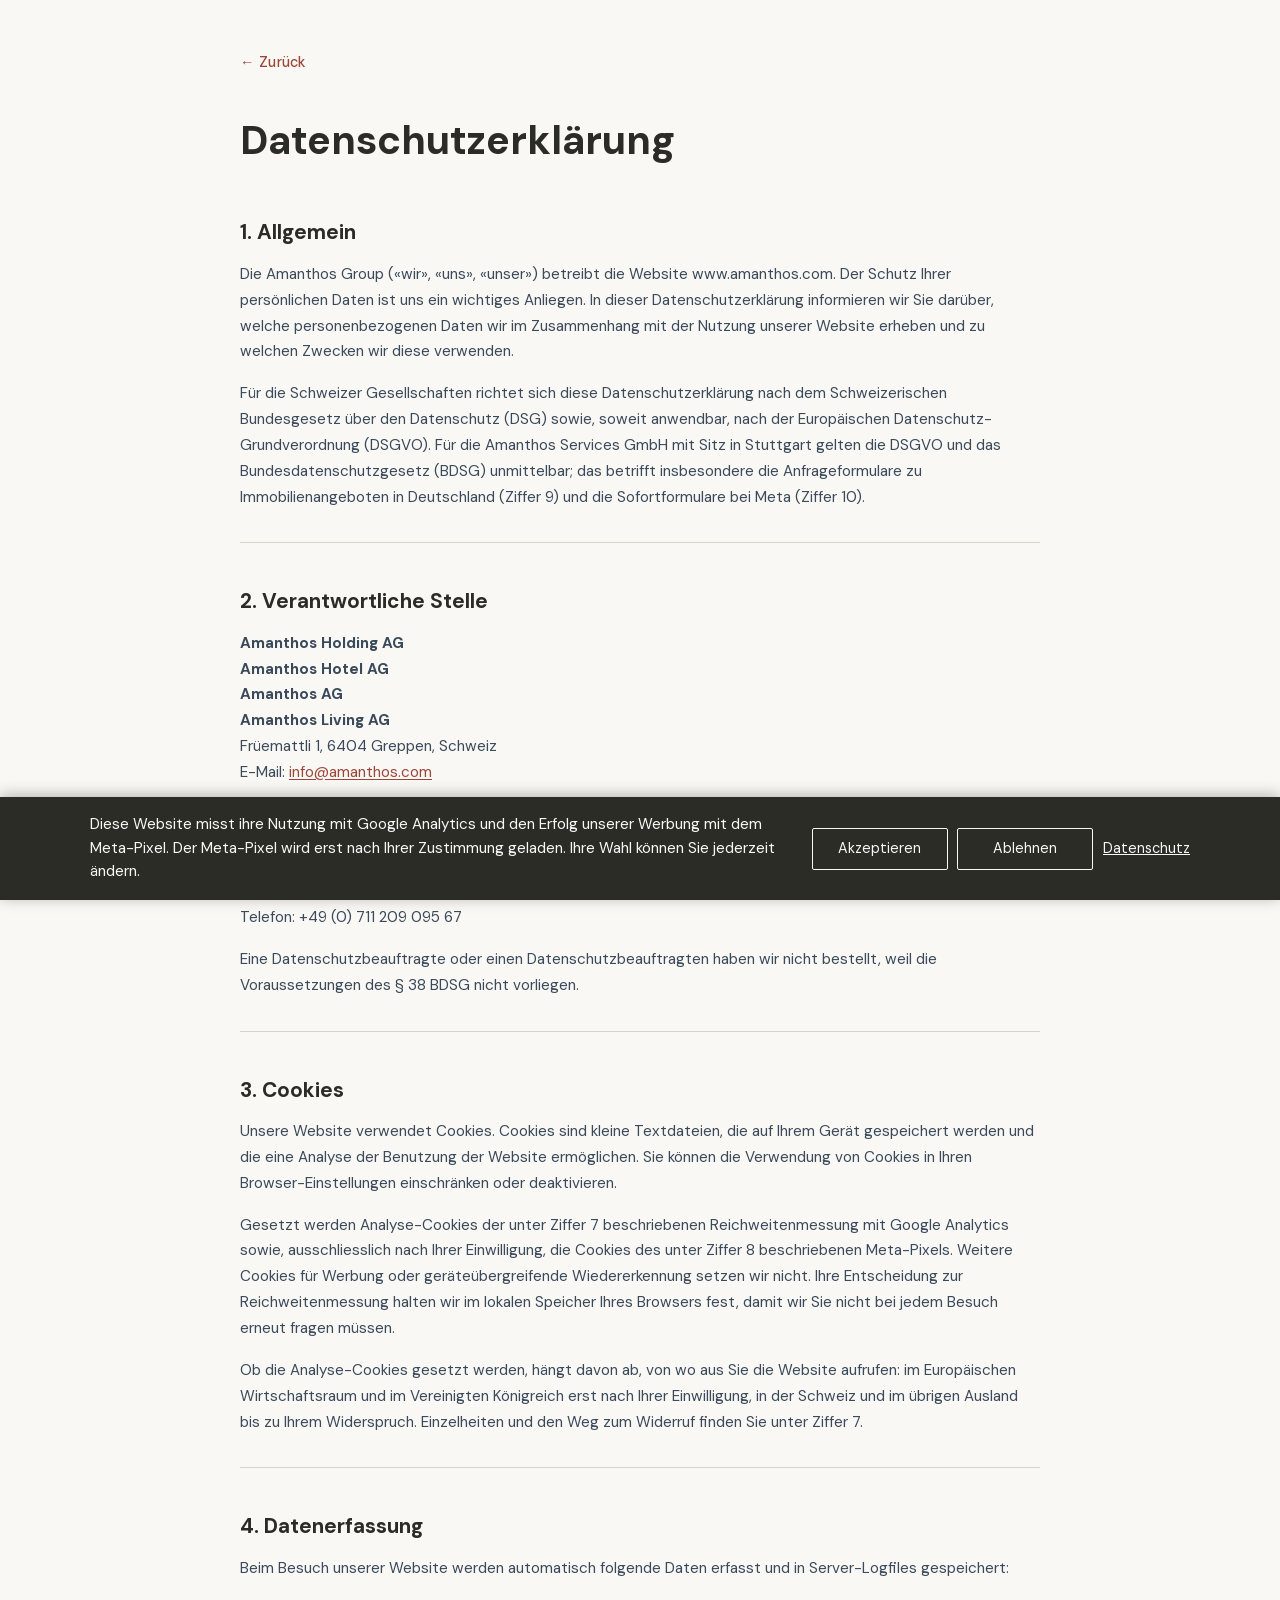
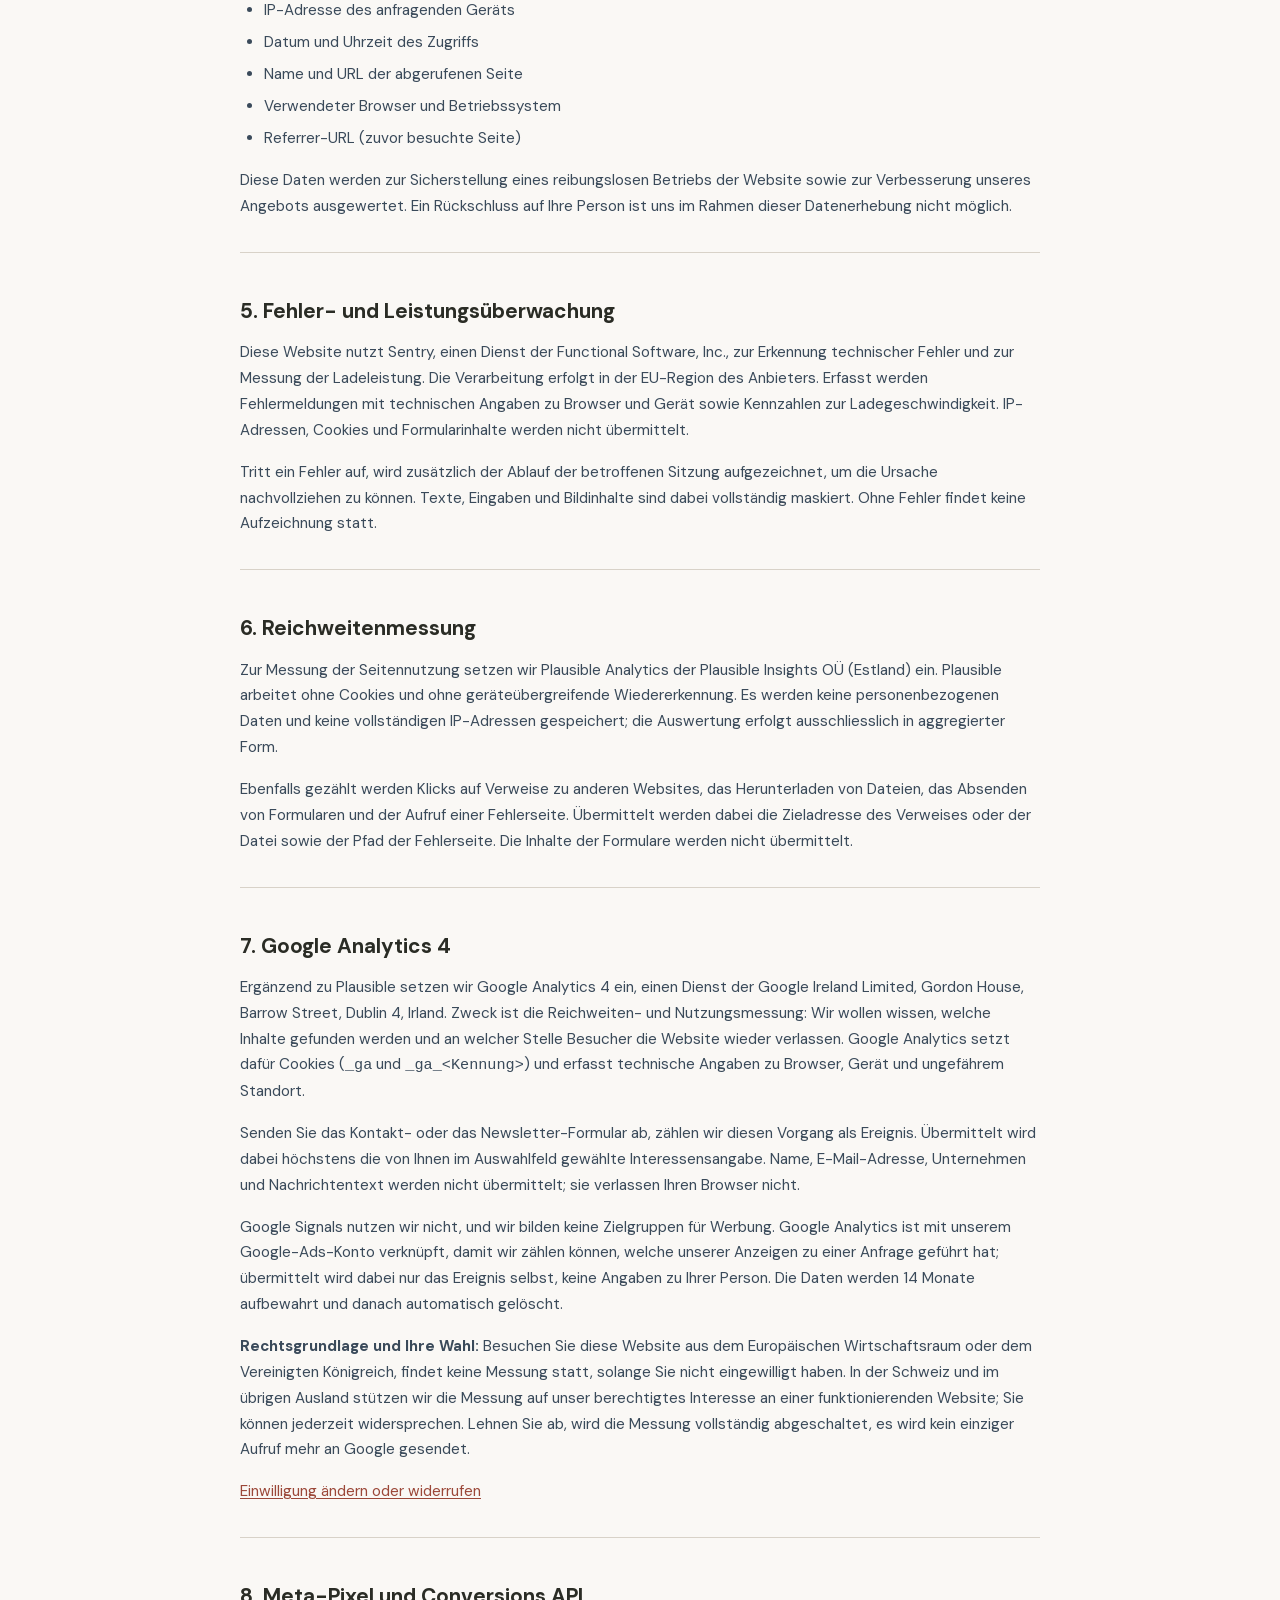
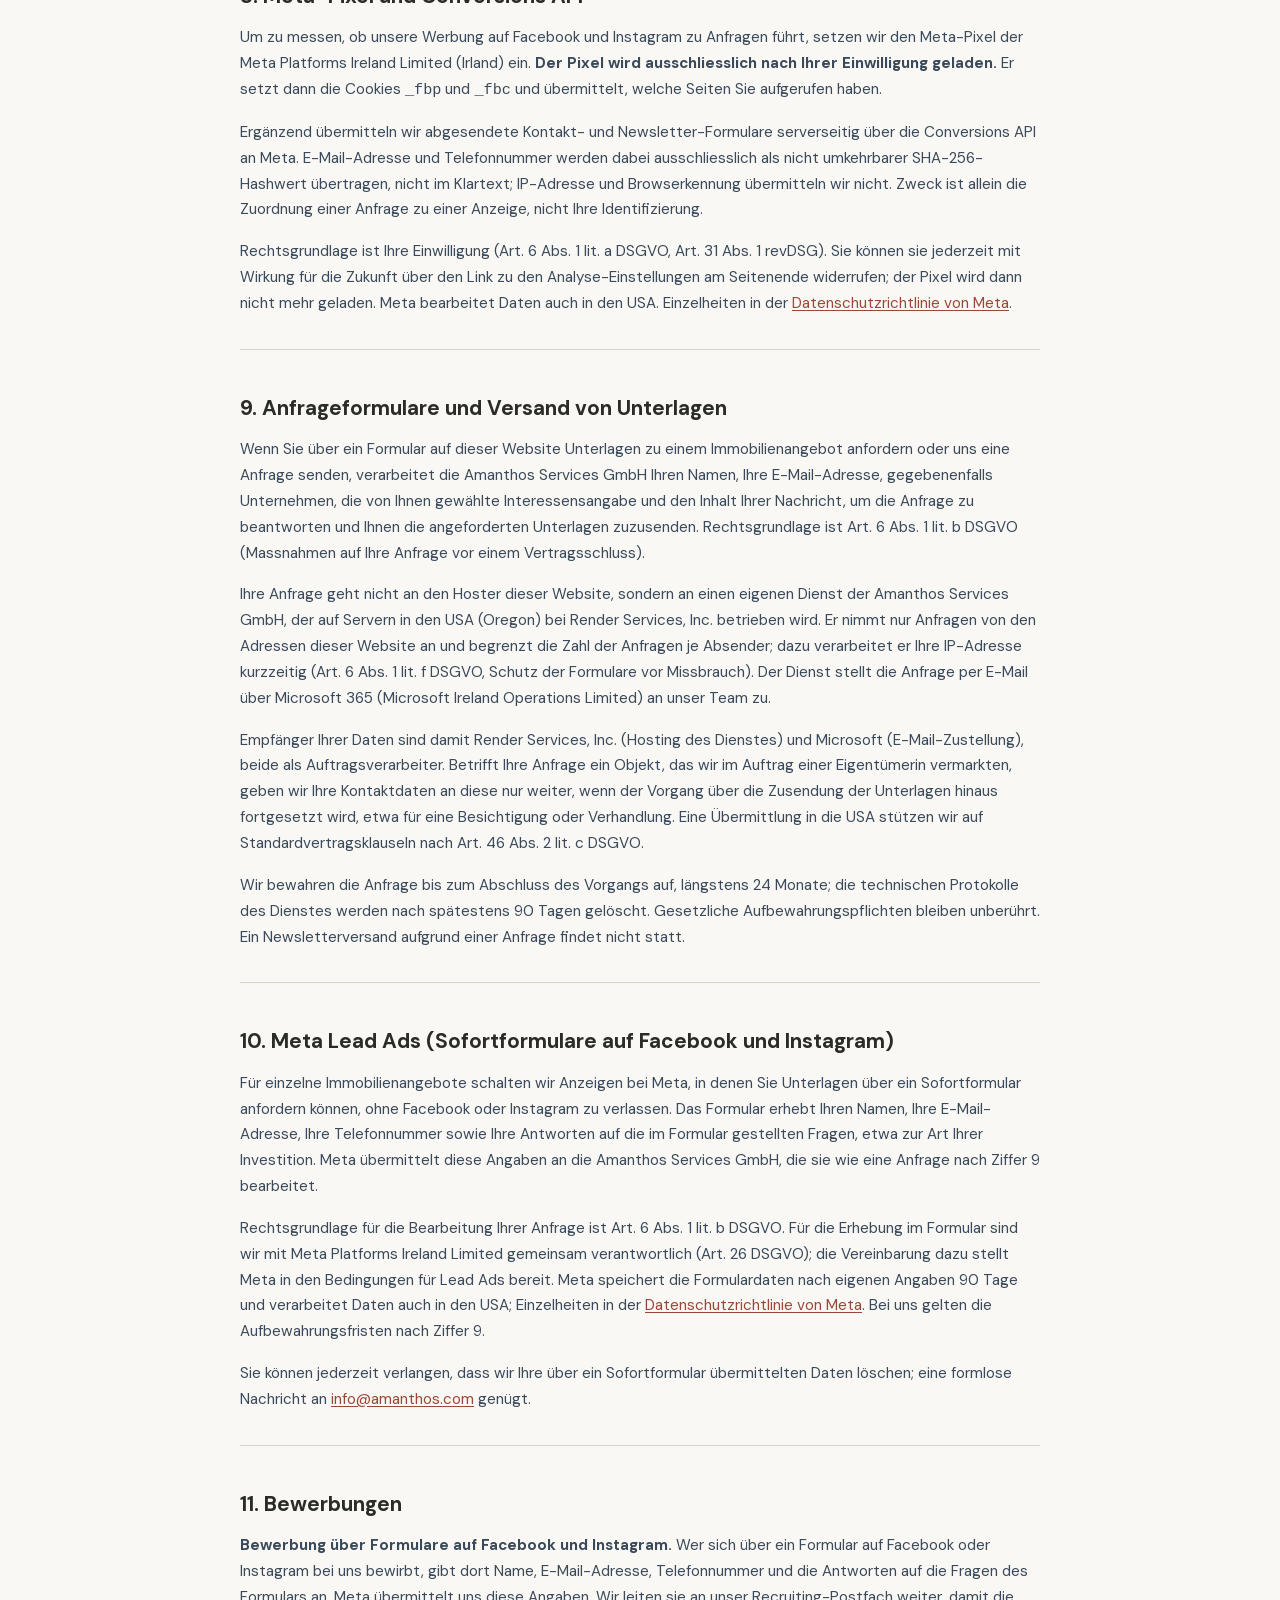
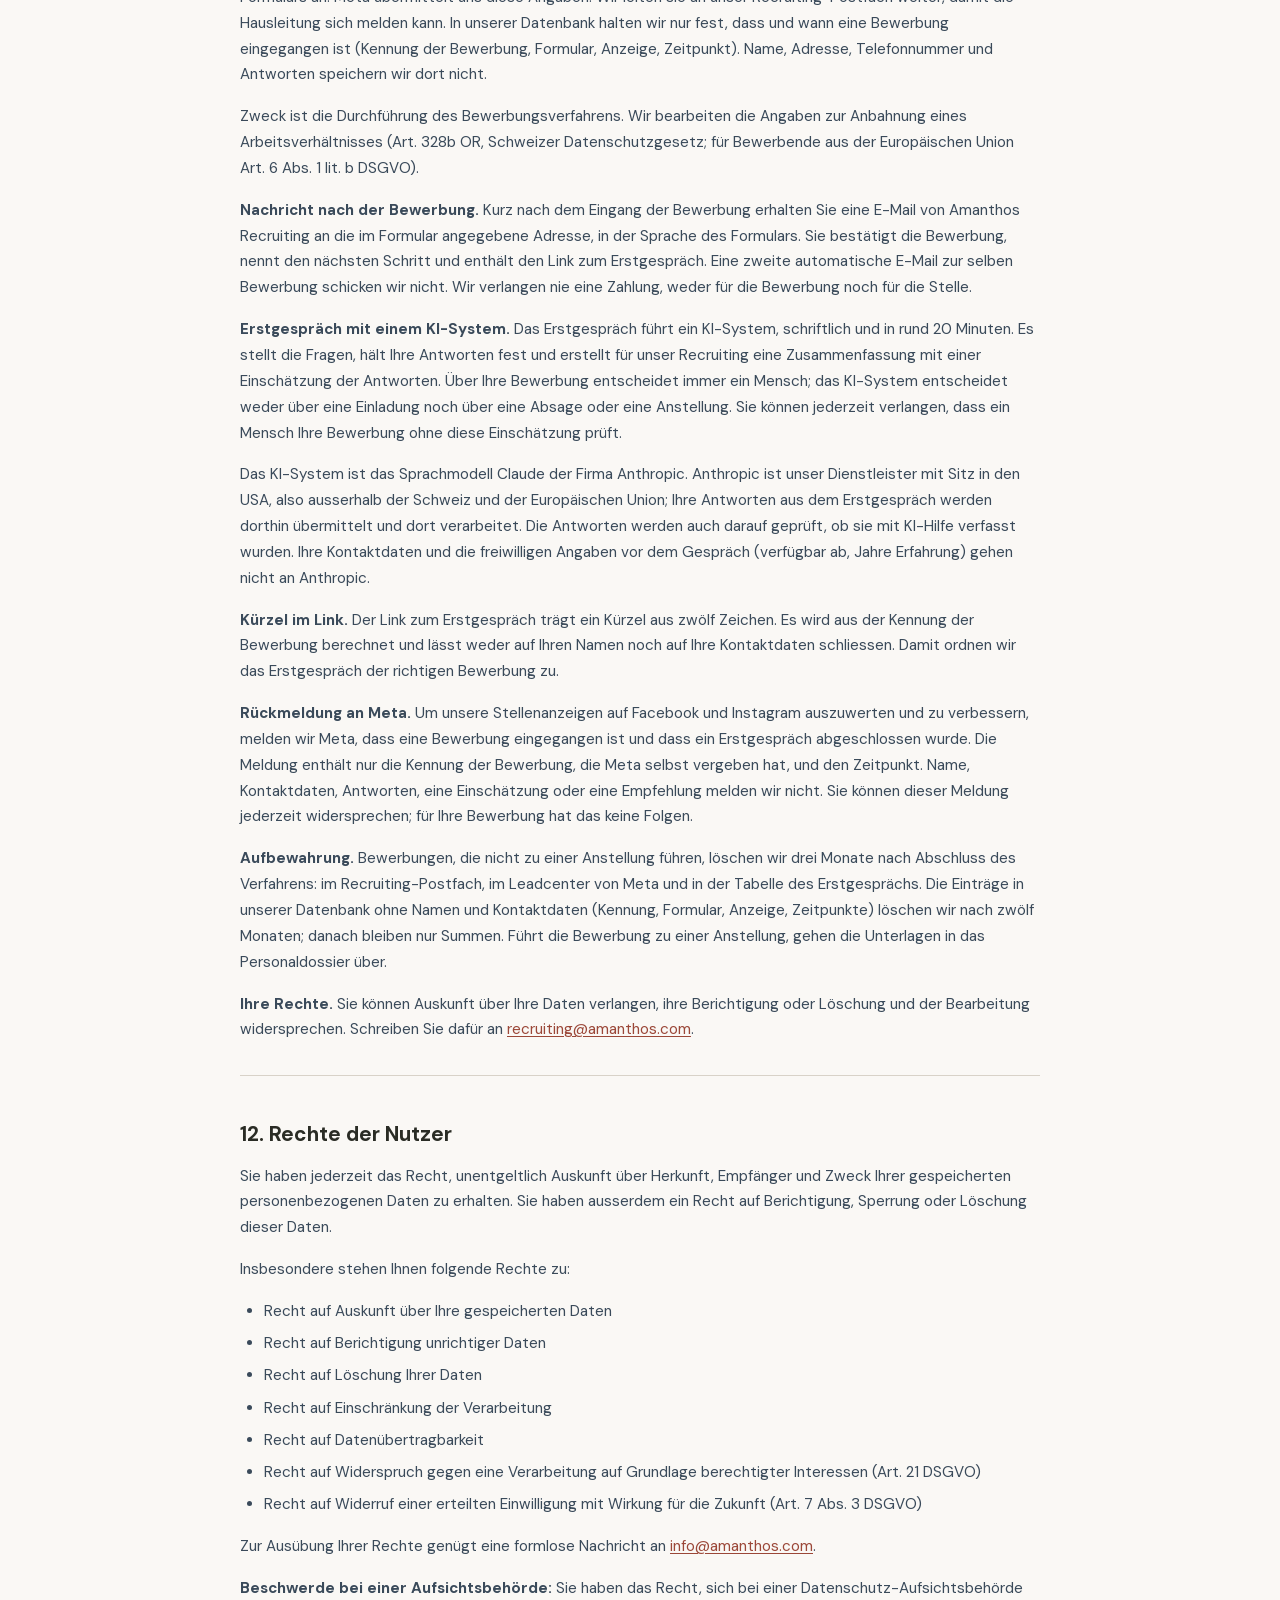
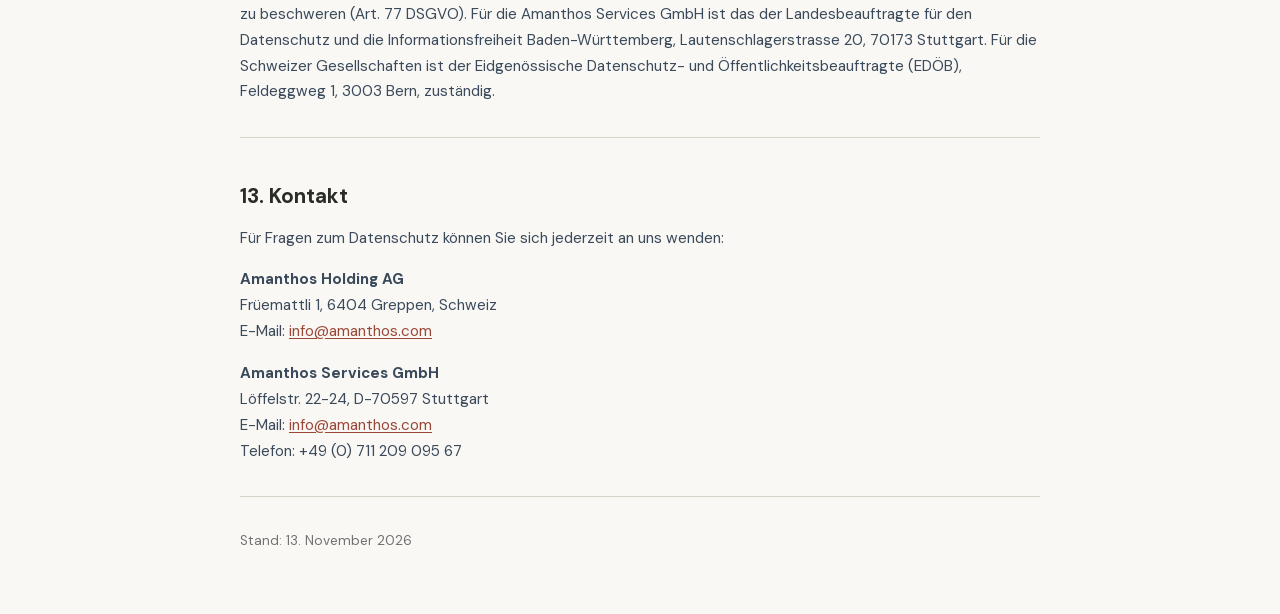
<file: privacy/index.html>
<!DOCTYPE html>
<html lang="de">
<head>
  <meta charset="UTF-8">
  <meta name="viewport" content="width=device-width, initial-scale=1.0">
  <title>Datenschutzerkl&auml;rung | Amanthos Group</title>
  <meta name="description" content="Datenschutzerklärung für www.amanthos.com: verantwortliche Stelle, Cookies, Datenerfassung, Reichweitenmessung mit Google Analytics 4 und Meta-Pixel, Anfrageformulare, Meta Lead Ads sowie die Rechte der Nutzer.">
  <link rel="canonical" href="https://www.amanthos.com/privacy/">
  <link rel="preload" href="/assets/fonts/DMSans.woff2" as="font" type="font/woff2" crossorigin>
  <style>@font-face{font-family:'DM Sans';font-style:normal;font-weight:400 700;font-display:swap;src:url(/assets/fonts/DMSans.woff2) format('woff2')}</style>
  <style>
    *, *::before, *::after {
      margin: 0;
      padding: 0;
      box-sizing: border-box;
    }

    :root {
      --color-bg: #FAF8F5;
      --color-primary: #2a2c25;
      --color-accent: #9b4738;
    }

    body {
      font-family: 'Proxima Nova', 'DM Sans', -apple-system, BlinkMacSystemFont, sans-serif;
      background-color: var(--color-bg);
      color: var(--color-primary);
      line-height: 1.7;
      padding: 3rem 1.5rem;
    }

    .container {
      max-width: 800px;
      margin: 0 auto;
    }

    a.back-link {
      display: inline-block;
      font-size: 0.9rem;
      color: var(--color-accent);
      text-decoration: none;
      margin-bottom: 2rem;
      font-weight: 500;
      letter-spacing: 0.02em;
    }

    a.back-link:hover {
      text-decoration: underline;
    }

    h1 {
      font-family: 'Neue Haas Grotesk Display Pro', 'DM Sans', serif;
      font-size: 2.5rem;
      font-weight: 700;
      margin-bottom: 2rem;
      color: var(--color-primary);
    }

    h2 {
      font-family: 'Neue Haas Grotesk Display Pro', 'DM Sans', serif;
      font-size: 1.3rem;
      font-weight: 700;
      margin-top: 2.5rem;
      margin-bottom: 0.75rem;
      color: var(--color-primary);
    }

    p, ul {
      margin-bottom: 1rem;
      color: #3A4A5A;
      font-size: 0.95rem;
    }

    ul {
      padding-left: 1.5rem;
    }

    li {
      margin-bottom: 0.4rem;
    }

    a {
      color: var(--color-accent);
      text-decoration: none;
    }

    /* Links im Fliesstext brauchen ein nichtfarbliches Merkmal (WCAG 1.4.1,
       axe link-in-text-block). Der Zurueck-Link steht allein und bleibt ohne. */
    p a,
    li a {
      text-decoration: underline;
      text-underline-offset: 0.15em;
    }

    a:hover {
      text-decoration: underline;
    }

    .divider {
      border: none;
      border-top: 1px solid #D8D2C8;
      margin: 2rem 0;
    }
  </style>
  <!-- Sentry: error + performance monitoring. Config in js/sentry-init.js -->
  <script src="https://browser.sentry-cdn.com/10.68.0/bundle.tracing.min.js"
          integrity="sha384-IDGicfmkFBjzbyXFRgxkdVAjmPeBqxWZUv7oUbKSCAc+OEMdNXzrciXnPJzd17Xc"
          crossorigin="anonymous" defer></script>
  <script src="../js/sentry-init.js" defer></script>
  <!-- Privacy-friendly analytics by Plausible -->
  <script async src="https://plausible.io/js/pa-nLFScH18E7rqIC7Xrps3j.js"></script>
  <script>
    window.plausible=window.plausible||function(){(plausible.q=plausible.q||[]).push(arguments)},plausible.init=plausible.init||function(i){plausible.o=i||{}};
    plausible.init()
  </script>
  <!-- Google Analytics 4 (eigene Property). consent.js laedt SYNCHRON und VOR dem
       gtag-Loader: nur so stehen die Consent-Defaults, bevor gtag konfiguriert. -->
  <script src="../js/consent.js"></script>
  <script defer src="../js/meta.js"></script>
    <script>
      window.dataLayer = window.dataLayer || [];
      function gtag(){dataLayer.push(arguments);}
      gtag('js', new Date());
      gtag('config', 'G-1EW53WRTNR');
      // gtag.js wiegt 183 KB uebertragen. Bei Ablehnung wurde es bisher trotzdem
      // geholt und danach vom ga-disable-Kill-Switch stillgelegt. Jetzt kommt es
      // nur, wenn keine Ablehnung gespeichert ist; wer spaeter zustimmt, bekommt
      // es ueber am:consent-change sofort nachgereicht.
      (function () {
        var geholt = false;
        function laden() {
          if (geholt) return;
          geholt = true;
          var s = document.createElement('script');
          s.async = true;
          s.src = 'https://www.googletagmanager.com/gtag/js?id=G-1EW53WRTNR';
          (document.head || document.documentElement).appendChild(s);
        }
        var wahl = null;
        try { wahl = window.localStorage.getItem('am_consent_analytics'); } catch (e) { /* Privatmodus */ }
        if (wahl !== 'denied') { laden(); }
        document.addEventListener('am:consent-change', function (e) {
          if (e && e.detail && e.detail.state === 'granted') { laden(); }
        });
      })();
    </script>
</head>
<body>
  <div class="container">
    <a href="/" class="back-link">&larr; Zur&uuml;ck</a>

    <h1>Datenschutzerkl&auml;rung</h1>

    <h2>1. Allgemein</h2>
    <p>
      Die Amanthos Group (&laquo;wir&raquo;, &laquo;uns&raquo;, &laquo;unser&raquo;) betreibt die Website www.amanthos.com. Der Schutz Ihrer pers&ouml;nlichen Daten ist uns ein wichtiges Anliegen. In dieser Datenschutzerkl&auml;rung informieren wir Sie dar&uuml;ber, welche personenbezogenen Daten wir im Zusammenhang mit der Nutzung unserer Website erheben und zu welchen Zwecken wir diese verwenden.
    </p>
    <p>
      F&uuml;r die Schweizer Gesellschaften richtet sich diese Datenschutzerkl&auml;rung nach dem Schweizerischen Bundesgesetz &uuml;ber den Datenschutz (DSG) sowie, soweit anwendbar, nach der Europ&auml;ischen Datenschutz-Grundverordnung (DSGVO). F&uuml;r die Amanthos Services GmbH mit Sitz in Stuttgart gelten die DSGVO und das Bundesdatenschutzgesetz (BDSG) unmittelbar; das betrifft insbesondere die Anfrageformulare zu Immobilienangeboten in Deutschland (Ziffer 9) und die Sofortformulare bei Meta (Ziffer 10).
    </p>

    <hr class="divider">

    <h2>2. Verantwortliche Stelle</h2>
    <p>
      <strong>Amanthos Holding AG</strong><br>
      <strong>Amanthos Hotel AG</strong><br>
      <strong>Amanthos AG</strong><br>
      <strong>Amanthos Living AG</strong><br>
      Fr&uuml;emattli 1, 6404 Greppen, Schweiz<br>
      E-Mail: <a href="mailto:info@amanthos.com">info@amanthos.com</a>
    </p>
    <p>
      <strong>Amanthos Services GmbH</strong><br>
      L&ouml;ffelstr. 22-24, D-70597 Stuttgart<br>
      vertreten durch Bosko Trifunovic (Gesch&auml;ftsf&uuml;hrer)<br>
      E-Mail: <a href="mailto:info@amanthos.com">info@amanthos.com</a><br>
      Telefon: +49 (0) 711 209 095 67
    </p>
    <p>
      Eine Datenschutzbeauftragte oder einen Datenschutzbeauftragten haben wir nicht bestellt, weil die Voraussetzungen des &sect; 38 BDSG nicht vorliegen.
    </p>

    <hr class="divider">

    <h2>3. Cookies</h2>
    <p>
      Unsere Website verwendet Cookies. Cookies sind kleine Textdateien, die auf Ihrem Ger&auml;t gespeichert werden und die eine Analyse der Benutzung der Website erm&ouml;glichen. Sie k&ouml;nnen die Verwendung von Cookies in Ihren Browser-Einstellungen einschr&auml;nken oder deaktivieren.
    </p>
    <p>
      Gesetzt werden Analyse-Cookies der unter Ziffer 7 beschriebenen Reichweitenmessung mit Google Analytics sowie, ausschliesslich nach Ihrer Einwilligung, die Cookies des unter Ziffer 8 beschriebenen Meta-Pixels. Weitere Cookies f&uuml;r Werbung oder ger&auml;te&uuml;bergreifende Wiedererkennung setzen wir nicht. Ihre Entscheidung zur Reichweitenmessung halten wir im lokalen Speicher Ihres Browsers fest, damit wir Sie nicht bei jedem Besuch erneut fragen m&uuml;ssen.
    </p>
    <p>
      Ob die Analyse-Cookies gesetzt werden, h&auml;ngt davon ab, von wo aus Sie die Website aufrufen: im Europ&auml;ischen Wirtschaftsraum und im Vereinigten K&ouml;nigreich erst nach Ihrer Einwilligung, in der Schweiz und im &uuml;brigen Ausland bis zu Ihrem Widerspruch. Einzelheiten und den Weg zum Widerruf finden Sie unter Ziffer 7.
    </p>

    <hr class="divider">

    <h2>4. Datenerfassung</h2>
    <p>
      Beim Besuch unserer Website werden automatisch folgende Daten erfasst und in Server-Logfiles gespeichert:
    </p>
    <ul>
      <li>IP-Adresse des anfragenden Ger&auml;ts</li>
      <li>Datum und Uhrzeit des Zugriffs</li>
      <li>Name und URL der abgerufenen Seite</li>
      <li>Verwendeter Browser und Betriebssystem</li>
      <li>Referrer-URL (zuvor besuchte Seite)</li>
    </ul>
    <p>
      Diese Daten werden zur Sicherstellung eines reibungslosen Betriebs der Website sowie zur Verbesserung unseres Angebots ausgewertet. Ein R&uuml;ckschluss auf Ihre Person ist uns im Rahmen dieser Datenerhebung nicht m&ouml;glich.
    </p>

    <hr class="divider">

    <h2>5. Fehler- und Leistungs&uuml;berwachung</h2>
    <p>
      Diese Website nutzt Sentry, einen Dienst der Functional Software, Inc., zur Erkennung technischer Fehler und zur Messung der Ladeleistung. Die Verarbeitung erfolgt in der EU-Region des Anbieters. Erfasst werden Fehlermeldungen mit technischen Angaben zu Browser und Ger&auml;t sowie Kennzahlen zur Ladegeschwindigkeit. IP-Adressen, Cookies und Formularinhalte werden nicht &uuml;bermittelt.
    </p>
    <p>
      Tritt ein Fehler auf, wird zus&auml;tzlich der Ablauf der betroffenen Sitzung aufgezeichnet, um die Ursache nachvollziehen zu k&ouml;nnen. Texte, Eingaben und Bildinhalte sind dabei vollst&auml;ndig maskiert. Ohne Fehler findet keine Aufzeichnung statt.
    </p>

    <hr class="divider">

    <h2>6. Reichweitenmessung</h2>
    <p>
      Zur Messung der Seitennutzung setzen wir Plausible Analytics der Plausible Insights O&Uuml; (Estland) ein. Plausible arbeitet ohne Cookies und ohne ger&auml;te&uuml;bergreifende Wiedererkennung. Es werden keine personenbezogenen Daten und keine vollst&auml;ndigen IP-Adressen gespeichert; die Auswertung erfolgt ausschliesslich in aggregierter Form.
    </p>
    <p>
      Ebenfalls gez&auml;hlt werden Klicks auf Verweise zu anderen Websites, das Herunterladen von Dateien, das Absenden von Formularen und der Aufruf einer Fehlerseite. &Uuml;bermittelt werden dabei die Zieladresse des Verweises oder der Datei sowie der Pfad der Fehlerseite. Die Inhalte der Formulare werden nicht &uuml;bermittelt.
    </p>

    <hr class="divider">

    <h2>7. Google Analytics 4</h2>
    <p>
      Erg&auml;nzend zu Plausible setzen wir Google Analytics 4 ein, einen Dienst der Google Ireland Limited, Gordon House, Barrow Street, Dublin 4, Irland. Zweck ist die Reichweiten- und Nutzungsmessung: Wir wollen wissen, welche Inhalte gefunden werden und an welcher Stelle Besucher die Website wieder verlassen. Google Analytics setzt daf&uuml;r Cookies (<code>_ga</code> und <code>_ga_&lt;Kennung&gt;</code>) und erfasst technische Angaben zu Browser, Ger&auml;t und ungef&auml;hrem Standort.
    </p>
    <p>
      Senden Sie das Kontakt- oder das Newsletter-Formular ab, z&auml;hlen wir diesen Vorgang als Ereignis. &Uuml;bermittelt wird dabei h&ouml;chstens die von Ihnen im Auswahlfeld gew&auml;hlte Interessensangabe. Name, E-Mail-Adresse, Unternehmen und Nachrichtentext werden nicht &uuml;bermittelt; sie verlassen Ihren Browser nicht.
    </p>
    <p>
      Google Signals nutzen wir nicht, und wir bilden keine Zielgruppen f&uuml;r Werbung. Google Analytics ist mit unserem Google-Ads-Konto verkn&uuml;pft, damit wir z&auml;hlen k&ouml;nnen, welche unserer Anzeigen zu einer Anfrage gef&uuml;hrt hat; &uuml;bermittelt wird dabei nur das Ereignis selbst, keine Angaben zu Ihrer Person. Die Daten werden 14 Monate aufbewahrt und danach automatisch gel&ouml;scht.
    </p>
    <p>
      <strong>Rechtsgrundlage und Ihre Wahl:</strong> Besuchen Sie diese Website aus dem Europ&auml;ischen Wirtschaftsraum oder dem Vereinigten K&ouml;nigreich, findet keine Messung statt, solange Sie nicht eingewilligt haben. In der Schweiz und im &uuml;brigen Ausland st&uuml;tzen wir die Messung auf unser berechtigtes Interesse an einer funktionierenden Website; Sie k&ouml;nnen jederzeit widersprechen. Lehnen Sie ab, wird die Messung vollst&auml;ndig abgeschaltet, es wird kein einziger Aufruf mehr an Google gesendet.
    </p>
    <p>
      <a href="#" onclick="return window.amConsent ? (amConsent.open(), false) : false">Einwilligung &auml;ndern oder widerrufen</a>
    </p>

    <hr class="divider">

      <h2>8. Meta-Pixel und Conversions API</h2>
      <p>
        Um zu messen, ob unsere Werbung auf Facebook und Instagram zu Anfragen f&uuml;hrt,
        setzen wir den Meta-Pixel der Meta Platforms Ireland Limited (Irland) ein.
        <strong>Der Pixel wird ausschliesslich nach Ihrer Einwilligung geladen.</strong> Er
        setzt dann die Cookies <code>_fbp</code> und <code>_fbc</code> und &uuml;bermittelt,
        welche Seiten Sie aufgerufen haben.
      </p>
      <p>
        Erg&auml;nzend &uuml;bermitteln wir abgesendete Kontakt- und Newsletter-Formulare
        serverseitig &uuml;ber die Conversions API an Meta. E-Mail-Adresse und Telefonnummer
        werden dabei ausschliesslich als nicht umkehrbarer SHA-256-Hashwert &uuml;bertragen,
        nicht im Klartext; IP-Adresse und Browserkennung &uuml;bermitteln wir nicht. Zweck ist
        allein die Zuordnung einer Anfrage zu einer Anzeige, nicht Ihre Identifizierung.
      </p>
      <p>
        Rechtsgrundlage ist Ihre Einwilligung (Art. 6 Abs. 1 lit. a DSGVO, Art. 31 Abs. 1
        revDSG). Sie k&ouml;nnen sie jederzeit mit Wirkung f&uuml;r die Zukunft &uuml;ber den
        Link zu den Analyse-Einstellungen am Seitenende widerrufen; der Pixel wird dann nicht
        mehr geladen. Meta bearbeitet Daten auch in den USA. Einzelheiten in der
        <a href="https://www.facebook.com/privacy/policy" target="_blank" rel="noopener">Datenschutzrichtlinie von Meta</a>.
      </p>

    <hr class="divider">

    <h2>9. Anfrageformulare und Versand von Unterlagen</h2>
    <p>
      Wenn Sie &uuml;ber ein Formular auf dieser Website Unterlagen zu einem Immobilienangebot anfordern oder uns eine Anfrage senden, verarbeitet die Amanthos Services GmbH Ihren Namen, Ihre E-Mail-Adresse, gegebenenfalls Unternehmen, die von Ihnen gew&auml;hlte Interessensangabe und den Inhalt Ihrer Nachricht, um die Anfrage zu beantworten und Ihnen die angeforderten Unterlagen zuzusenden. Rechtsgrundlage ist Art. 6 Abs. 1 lit. b DSGVO (Massnahmen auf Ihre Anfrage vor einem Vertragsschluss).
    </p>
    <p>
      Ihre Anfrage geht nicht an den Hoster dieser Website, sondern an einen eigenen Dienst der Amanthos Services GmbH, der auf Servern in den USA (Oregon) bei Render Services, Inc. betrieben wird. Er nimmt nur Anfragen von den Adressen dieser Website an und begrenzt die Zahl der Anfragen je Absender; dazu verarbeitet er Ihre IP-Adresse kurzzeitig (Art. 6 Abs. 1 lit. f DSGVO, Schutz der Formulare vor Missbrauch). Der Dienst stellt die Anfrage per E-Mail &uuml;ber Microsoft 365 (Microsoft Ireland Operations Limited) an unser Team zu.
    </p>
    <p>
      Empf&auml;nger Ihrer Daten sind damit Render Services, Inc. (Hosting des Dienstes) und Microsoft (E-Mail-Zustellung), beide als Auftragsverarbeiter. Betrifft Ihre Anfrage ein Objekt, das wir im Auftrag einer Eigent&uuml;merin vermarkten, geben wir Ihre Kontaktdaten an diese nur weiter, wenn der Vorgang &uuml;ber die Zusendung der Unterlagen hinaus fortgesetzt wird, etwa f&uuml;r eine Besichtigung oder Verhandlung. Eine &Uuml;bermittlung in die USA st&uuml;tzen wir auf Standardvertragsklauseln nach Art. 46 Abs. 2 lit. c DSGVO.
    </p>
    <p>
      Wir bewahren die Anfrage bis zum Abschluss des Vorgangs auf, l&auml;ngstens 24 Monate; die technischen Protokolle des Dienstes werden nach sp&auml;testens 90 Tagen gel&ouml;scht. Gesetzliche Aufbewahrungspflichten bleiben unber&uuml;hrt. Ein Newsletterversand aufgrund einer Anfrage findet nicht statt.
    </p>

    <hr class="divider">

    <h2>10. Meta Lead Ads (Sofortformulare auf Facebook und Instagram)</h2>
    <p>
      F&uuml;r einzelne Immobilienangebote schalten wir Anzeigen bei Meta, in denen Sie Unterlagen &uuml;ber ein Sofortformular anfordern k&ouml;nnen, ohne Facebook oder Instagram zu verlassen. Das Formular erhebt Ihren Namen, Ihre E-Mail-Adresse, Ihre Telefonnummer sowie Ihre Antworten auf die im Formular gestellten Fragen, etwa zur Art Ihrer Investition. Meta &uuml;bermittelt diese Angaben an die Amanthos Services GmbH, die sie wie eine Anfrage nach Ziffer 9 bearbeitet.
    </p>
    <p>
      Rechtsgrundlage f&uuml;r die Bearbeitung Ihrer Anfrage ist Art. 6 Abs. 1 lit. b DSGVO. F&uuml;r die Erhebung im Formular sind wir mit Meta Platforms Ireland Limited gemeinsam verantwortlich (Art. 26 DSGVO); die Vereinbarung dazu stellt Meta in den Bedingungen f&uuml;r Lead Ads bereit. Meta speichert die Formulardaten nach eigenen Angaben 90 Tage und verarbeitet Daten auch in den USA; Einzelheiten in der <a href="https://www.facebook.com/privacy/policy" target="_blank" rel="noopener">Datenschutzrichtlinie von Meta</a>. Bei uns gelten die Aufbewahrungsfristen nach Ziffer 9.
    </p>
    <p>
      Sie k&ouml;nnen jederzeit verlangen, dass wir Ihre &uuml;ber ein Sofortformular &uuml;bermittelten Daten l&ouml;schen; eine formlose Nachricht an <a href="mailto:info@amanthos.com">info@amanthos.com</a> gen&uuml;gt.
    </p>

    <hr class="divider">

    <h2>11. Bewerbungen</h2>
    <p>
      <strong>Bewerbung &uuml;ber Formulare auf Facebook und Instagram.</strong> Wer sich &uuml;ber ein Formular auf Facebook oder Instagram bei uns bewirbt, gibt dort Name, E-Mail-Adresse, Telefonnummer und die Antworten auf die Fragen des Formulars an. Meta &uuml;bermittelt uns diese Angaben. Wir leiten sie an unser Recruiting-Postfach weiter, damit die Hausleitung sich melden kann. In unserer Datenbank halten wir nur fest, dass und wann eine Bewerbung eingegangen ist (Kennung der Bewerbung, Formular, Anzeige, Zeitpunkt). Name, Adresse, Telefonnummer und Antworten speichern wir dort nicht.
    </p>
    <p>
      Zweck ist die Durchf&uuml;hrung des Bewerbungsverfahrens. Wir bearbeiten die Angaben zur Anbahnung eines Arbeitsverh&auml;ltnisses (Art. 328b OR, Schweizer Datenschutzgesetz; f&uuml;r Bewerbende aus der Europ&auml;ischen Union Art. 6 Abs. 1 lit. b DSGVO).
    </p>
    <p>
      <strong>Nachricht nach der Bewerbung.</strong> Kurz nach dem Eingang der Bewerbung erhalten Sie eine E-Mail von Amanthos Recruiting an die im Formular angegebene Adresse, in der Sprache des Formulars. Sie best&auml;tigt die Bewerbung, nennt den n&auml;chsten Schritt und enth&auml;lt den Link zum Erstgespr&auml;ch. Eine zweite automatische E-Mail zur selben Bewerbung schicken wir nicht. Wir verlangen nie eine Zahlung, weder f&uuml;r die Bewerbung noch f&uuml;r die Stelle.
    </p>
    <p>
      <strong>Erstgespr&auml;ch mit einem KI-System.</strong> Das Erstgespr&auml;ch f&uuml;hrt ein KI-System, schriftlich und in rund 20 Minuten. Es stellt die Fragen, h&auml;lt Ihre Antworten fest und erstellt f&uuml;r unser Recruiting eine Zusammenfassung mit einer Einsch&auml;tzung der Antworten. &Uuml;ber Ihre Bewerbung entscheidet immer ein Mensch; das KI-System entscheidet weder &uuml;ber eine Einladung noch &uuml;ber eine Absage oder eine Anstellung. Sie k&ouml;nnen jederzeit verlangen, dass ein Mensch Ihre Bewerbung ohne diese Einsch&auml;tzung pr&uuml;ft.
    </p>
    <p>
      Das KI-System ist das Sprachmodell Claude der Firma Anthropic. Anthropic ist unser Dienstleister mit Sitz in den USA, also ausserhalb der Schweiz und der Europ&auml;ischen Union; Ihre Antworten aus dem Erstgespr&auml;ch werden dorthin &uuml;bermittelt und dort verarbeitet. Die Antworten werden auch darauf gepr&uuml;ft, ob sie mit KI-Hilfe verfasst wurden. Ihre Kontaktdaten und die freiwilligen Angaben vor dem Gespr&auml;ch (verf&uuml;gbar ab, Jahre Erfahrung) gehen nicht an Anthropic.
    </p>
    <p>
      <strong>K&uuml;rzel im Link.</strong> Der Link zum Erstgespr&auml;ch tr&auml;gt ein K&uuml;rzel aus zw&ouml;lf Zeichen. Es wird aus der Kennung der Bewerbung berechnet und l&auml;sst weder auf Ihren Namen noch auf Ihre Kontaktdaten schliessen. Damit ordnen wir das Erstgespr&auml;ch der richtigen Bewerbung zu.
    </p>
    <p>
      <strong>R&uuml;ckmeldung an Meta.</strong> Um unsere Stellenanzeigen auf Facebook und Instagram auszuwerten und zu verbessern, melden wir Meta, dass eine Bewerbung eingegangen ist und dass ein Erstgespr&auml;ch abgeschlossen wurde. Die Meldung enth&auml;lt nur die Kennung der Bewerbung, die Meta selbst vergeben hat, und den Zeitpunkt. Name, Kontaktdaten, Antworten, eine Einsch&auml;tzung oder eine Empfehlung melden wir nicht. Sie k&ouml;nnen dieser Meldung jederzeit widersprechen; f&uuml;r Ihre Bewerbung hat das keine Folgen.
    </p>
    <p>
      <strong>Aufbewahrung.</strong> Bewerbungen, die nicht zu einer Anstellung f&uuml;hren, l&ouml;schen wir drei Monate nach Abschluss des Verfahrens: im Recruiting-Postfach, im Leadcenter von Meta und in der Tabelle des Erstgespr&auml;chs. Die Eintr&auml;ge in unserer Datenbank ohne Namen und Kontaktdaten (Kennung, Formular, Anzeige, Zeitpunkte) l&ouml;schen wir nach zw&ouml;lf Monaten; danach bleiben nur Summen. F&uuml;hrt die Bewerbung zu einer Anstellung, gehen die Unterlagen in das Personaldossier &uuml;ber.
    </p>
    <p>
      <strong>Ihre Rechte.</strong> Sie k&ouml;nnen Auskunft &uuml;ber Ihre Daten verlangen, ihre Berichtigung oder L&ouml;schung und der Bearbeitung widersprechen. Schreiben Sie daf&uuml;r an <a href="mailto:recruiting@amanthos.com">recruiting@amanthos.com</a>.
    </p>

    <hr class="divider">

    <h2>12. Rechte der Nutzer</h2>
    <p>
      Sie haben jederzeit das Recht, unentgeltlich Auskunft &uuml;ber Herkunft, Empf&auml;nger und Zweck Ihrer gespeicherten personenbezogenen Daten zu erhalten. Sie haben ausserdem ein Recht auf Berichtigung, Sperrung oder L&ouml;schung dieser Daten.
    </p>
    <p>
      Insbesondere stehen Ihnen folgende Rechte zu:
    </p>
    <ul>
      <li>Recht auf Auskunft &uuml;ber Ihre gespeicherten Daten</li>
      <li>Recht auf Berichtigung unrichtiger Daten</li>
      <li>Recht auf L&ouml;schung Ihrer Daten</li>
      <li>Recht auf Einschr&auml;nkung der Verarbeitung</li>
      <li>Recht auf Daten&uuml;bertragbarkeit</li>
      <li>Recht auf Widerspruch gegen eine Verarbeitung auf Grundlage berechtigter Interessen (Art. 21 DSGVO)</li>
      <li>Recht auf Widerruf einer erteilten Einwilligung mit Wirkung f&uuml;r die Zukunft (Art. 7 Abs. 3 DSGVO)</li>
    </ul>
    <p>
      Zur Aus&uuml;bung Ihrer Rechte gen&uuml;gt eine formlose Nachricht an <a href="mailto:info@amanthos.com">info@amanthos.com</a>.
    </p>
    <p>
      <strong>Beschwerde bei einer Aufsichtsbeh&ouml;rde:</strong> Sie haben das Recht, sich bei einer Datenschutz-Aufsichtsbeh&ouml;rde zu beschweren (Art. 77 DSGVO). F&uuml;r die Amanthos Services GmbH ist das der Landesbeauftragte f&uuml;r den Datenschutz und die Informationsfreiheit Baden-W&uuml;rttemberg, Lautenschlagerstrasse 20, 70173 Stuttgart. F&uuml;r die Schweizer Gesellschaften ist der Eidgen&ouml;ssische Datenschutz- und &Ouml;ffentlichkeitsbeauftragte (ED&Ouml;B), Feldeggweg 1, 3003 Bern, zust&auml;ndig.
    </p>

    <hr class="divider">

    <h2>13. Kontakt</h2>
    <p>
      F&uuml;r Fragen zum Datenschutz k&ouml;nnen Sie sich jederzeit an uns wenden:
    </p>
    <p>
      <strong>Amanthos Holding AG</strong><br>
      Fr&uuml;emattli 1, 6404 Greppen, Schweiz<br>
      E-Mail: <a href="mailto:info@amanthos.com">info@amanthos.com</a>
    </p>
    <p>
      <strong>Amanthos Services GmbH</strong><br>
      L&ouml;ffelstr. 22-24, D-70597 Stuttgart<br>
      E-Mail: <a href="mailto:info@amanthos.com">info@amanthos.com</a><br>
      Telefon: +49 (0) 711 209 095 67
    </p>

    <hr class="divider">

    <p style="margin-top: 2rem; font-size: 0.85rem; color: #727272;">
      Stand: 13. November 2026
    </p>
  </div>
</body>
</html>
</file>
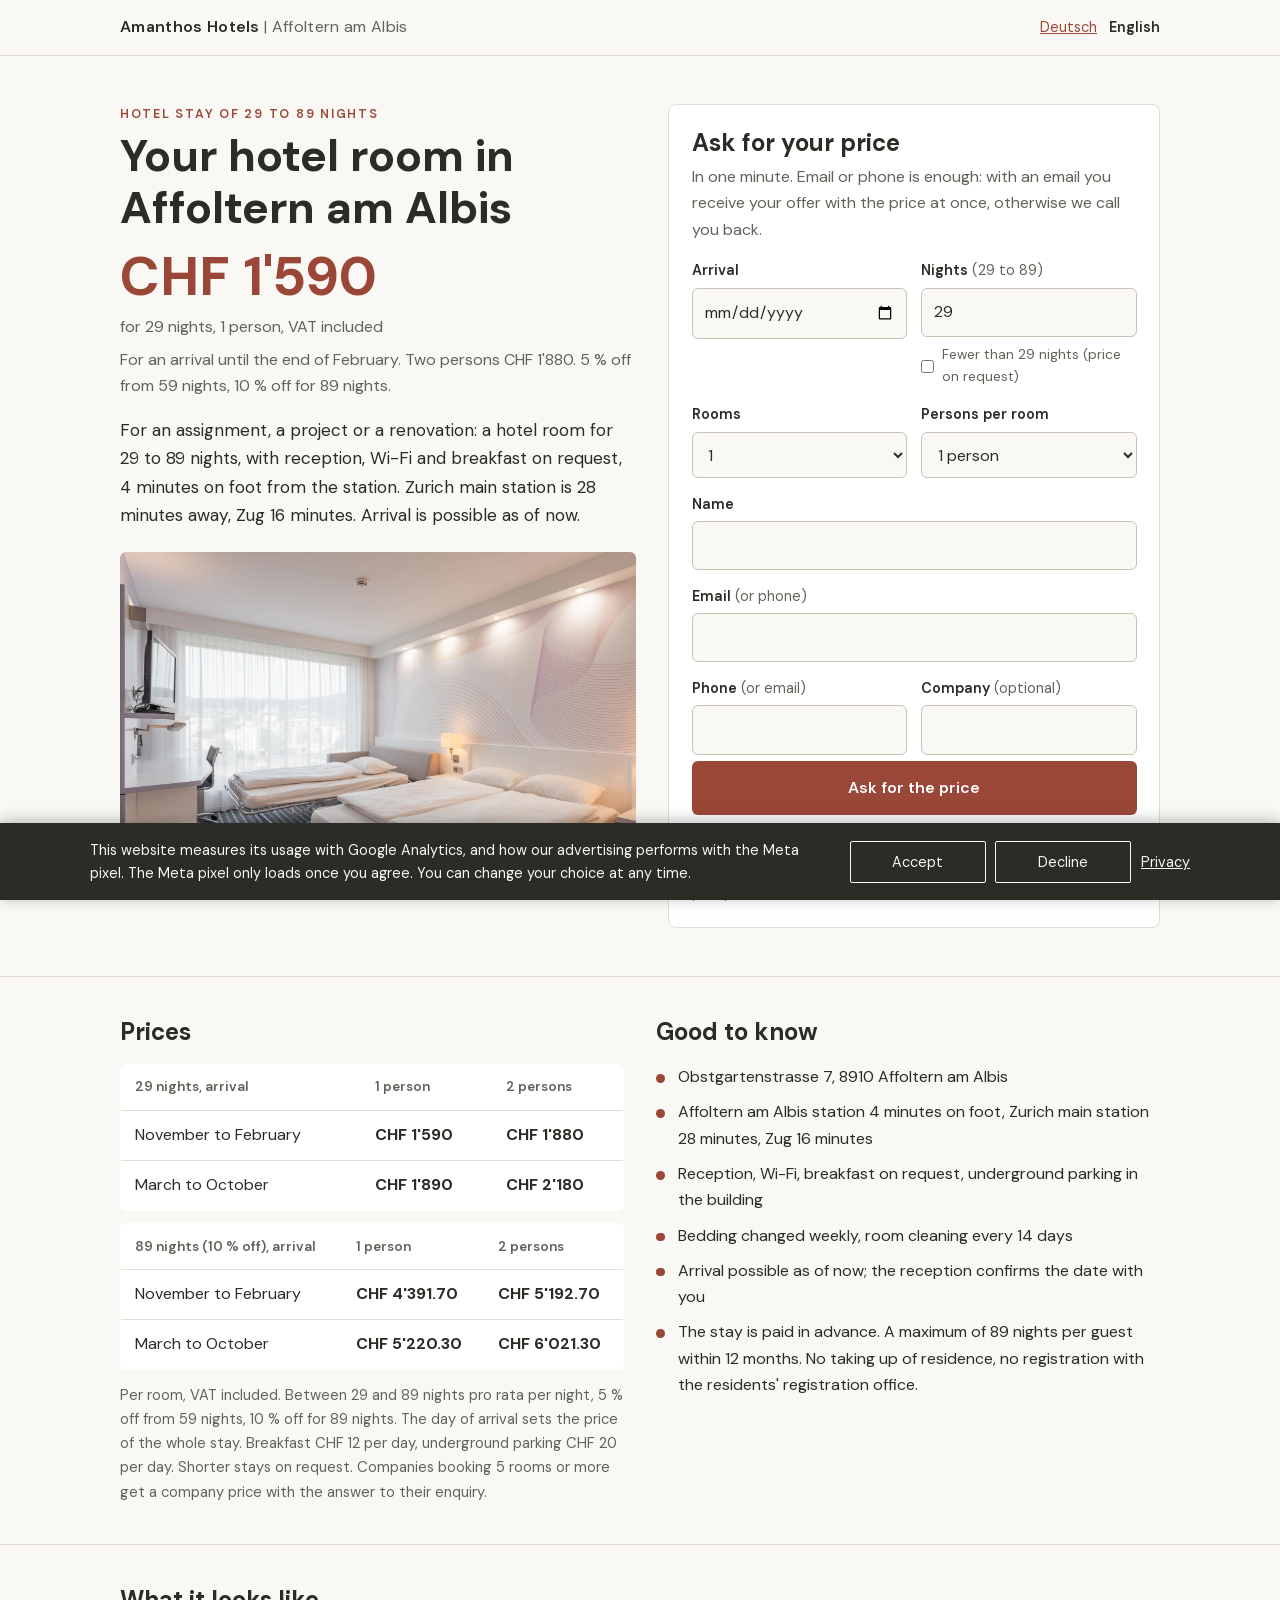
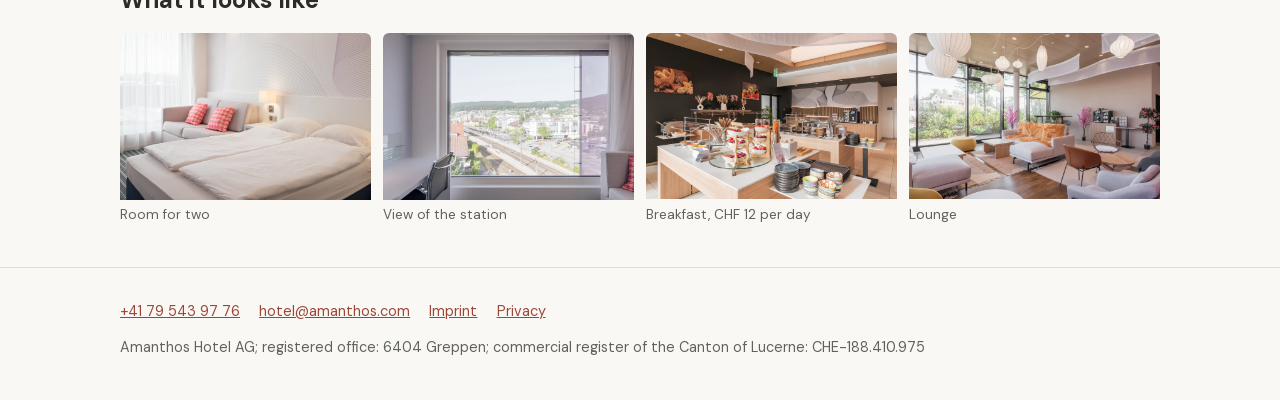
<file: affoltern/en/index.html>
<!DOCTYPE html>
<html lang="en">
<head>
  <meta charset="UTF-8">
  <meta name="viewport" content="width=device-width, initial-scale=1.0">
  <title>Hotel room for 29 to 89 nights in Affoltern am Albis | Amanthos Hotels</title>
  <meta name="description" content="Hotel room in Affoltern am Albis for 29 to 89 nights: from CHF 1'590 for 29 nights, 5 % off from 59 nights, 10 % off for 89 nights, VAT included. Station 4 minutes on foot, Zurich main station 28 minutes.">
  <link rel="canonical" href="https://www.amanthos.com/affoltern/en/">
  <link rel="alternate" hreflang="de" href="https://www.amanthos.com/affoltern/">
  <link rel="alternate" hreflang="en" href="https://www.amanthos.com/affoltern/en/">
  <link rel="alternate" hreflang="x-default" href="https://www.amanthos.com/affoltern/">
  <meta name="robots" content="index, follow">
  <meta property="og:type" content="website">
  <meta property="og:title" content="Hotel room for 29 to 89 nights in Affoltern am Albis: from CHF 1'590">
  <meta property="og:description" content="For an assignment, a project or a renovation. VAT included, arrival as of now, station 4 minutes on foot.">
  <meta property="og:url" content="https://www.amanthos.com/affoltern/en/">
  <meta property="og:image" content="https://www.amanthos.com/images/affoltern/zimmer-1600.webp">
  <meta property="og:locale" content="en_GB">

  <!-- Firmenlink (K4): den Token aus #f= lesen und das Fragment entfernen, bevor irgendein
       anderes Skript die Adresse sieht. Der Token bleibt im Browser, gesendet wird nur die Kennung. -->
  <script>
    (function () {
      try {
        var m = /(?:^#|&)f=([A-Za-z0-9_-]{22})(?:&|$)/.exec(window.location.hash || '');
        if (m) { window.__affolternToken = m[1]; }
        if (window.location.hash) { history.replaceState(null, '', window.location.pathname + window.location.search); }
      } catch (e) { /* ohne Firmenlink weiter */ }
    })();
  </script>

  <link rel="preload" href="/assets/fonts/DMSans.woff2" as="font" type="font/woff2" crossorigin>
  <style>@font-face{font-family:'DM Sans';font-style:normal;font-weight:400 700;font-display:swap;src:url(/assets/fonts/DMSans.woff2) format('woff2')}</style>
  <link rel="stylesheet" href="/affoltern/affoltern.css">

  <script src="https://browser.sentry-cdn.com/10.68.0/bundle.tracing.min.js"
          integrity="sha384-IDGicfmkFBjzbyXFRgxkdVAjmPeBqxWZUv7oUbKSCAc+OEMdNXzrciXnPJzd17Xc"
          crossorigin="anonymous" defer></script>
  <script src="/js/sentry-init.js" defer></script>
  <script async src="https://plausible.io/js/pa-nLFScH18E7rqIC7Xrps3j.js"></script>
  <script>
    window.plausible=window.plausible||function(){(plausible.q=plausible.q||[]).push(arguments)},plausible.init=plausible.init||function(i){plausible.o=i||{}};
    plausible.init()
  </script>
  <!-- consent.js laedt SYNCHRON und VOR gtag: nur so stehen die Consent-Defaults vorher. -->
  <script src="/js/consent.js"></script>
  <script defer src="/js/meta.js"></script>
  <script>
    window.dataLayer = window.dataLayer || [];
    function gtag(){dataLayer.push(arguments);}
    gtag('js', new Date());
    gtag('config', 'G-1EW53WRTNR');
    gtag('config', 'AW-702540316');
    (function () {
      var geholt = false;
      function laden() {
        if (geholt) return;
        geholt = true;
        var s = document.createElement('script');
        s.async = true;
        s.src = 'https://www.googletagmanager.com/gtag/js?id=G-1EW53WRTNR';
        (document.head || document.documentElement).appendChild(s);
      }
      var wahl = null;
      try { wahl = window.localStorage.getItem('am_consent_analytics'); } catch (e) { /* Privatmodus */ }
      if (wahl !== 'denied') { laden(); }
      document.addEventListener('am:consent-change', function (e) {
        if (e && e.detail && e.detail.state === 'granted') { laden(); }
      });
    })();
  </script>
  <script defer src="/affoltern/js/affoltern-config.js"></script>
  <script defer src="/affoltern/js/affoltern-firmenlink.js"></script>
  <script defer src="/affoltern/js/affoltern-page.js?v=3"></script>
</head>
<body>

<header class="kopf">
  <div class="huelle kopf__inhalt">
    <a class="kopf__marke" href="/affoltern/en/">Amanthos Hotels <span>| Affoltern am Albis</span></a>
    <nav class="sprache" aria-label="Language">
      <a href="/affoltern/" hreflang="de" lang="de">Deutsch</a>
      <a href="/affoltern/en/" aria-current="page" hreflang="en" lang="en">English</a>
    </nav>
  </div>
</header>

<main>
  <div class="huelle einstieg">
    <div>
      <p class="augenbraue">Hotel stay of 29 to 89 nights</p>
      <h1>Your hotel room in Affoltern am Albis</h1>
      <p class="preis"><span class="preis__betrag">CHF 1'590</span> <span class="preis__zusatz">for 29 nights, 1 person, VAT included</span></p>
      <p class="preis__zusatz">For an arrival until the end of February. Two persons CHF 1'880. 5 % off from 59 nights, 10 % off for 89 nights.</p>
      <p class="vorspann">For an assignment, a project or a renovation: a hotel room for 29 to 89 nights, with reception, Wi-Fi and breakfast on request, 4 minutes on foot from the station. Zurich main station is 28 minutes away, Zug 16 minutes. Arrival is possible as of now.</p>
      <div class="bild-haupt" style="margin-top:1.4rem">
        <picture>
          <source type="image/webp" media="(max-width: 700px)" srcset="/images/affoltern/zimmer-960.webp">
          <img src="/images/affoltern/zimmer-1600.webp" alt="Hotel room with double bed, desk and a large window overlooking Affoltern am Albis" width="1600" height="1065" fetchpriority="high" decoding="async">
        </picture>
      </div>
    </div>

    <div class="anfrage" id="anfrage">
      <form id="af-form">
        <h2>Ask for your price</h2>
        <p class="anfrage__lead">In one minute. Email or phone is enough: with an email you receive your offer with the price at once, otherwise we call you back.</p>
        <p class="af-hinweis" id="af-prefill" hidden></p>
        <div class="felder">
          <div class="feld feld--halb">
            <label for="af-arrival">Arrival</label>
            <input type="date" id="af-arrival" name="arrival" required>
          </div>
          <div class="feld feld--halb">
            <label for="af-nights">Nights <span class="optional">(29 to 89)</span></label>
            <input type="number" id="af-nights" name="nights" inputmode="numeric" min="29" max="89" step="1" value="29">
            <label class="kasten"><input type="checkbox" id="af-nights-shorter" name="nights_shorter"> Fewer than 29 nights (price on request)</label>
          </div>
          <div class="feld feld--halb">
            <label for="af-rooms">Rooms</label>
            <select id="af-rooms" name="rooms">
              <option value="1" selected>1</option><option value="2">2</option><option value="3">3</option><option value="4">4</option><option value="5">5</option><option value="6">6</option><option value="7">7</option><option value="8">8</option><option value="9">9</option><option value="10">10</option><option value="11">11</option><option value="12">12</option><option value="13">13</option><option value="14">14</option><option value="15">15</option><option value="16">16</option><option value="17">17</option><option value="18">18</option><option value="19">19</option><option value="20">20</option><option value="21">21</option><option value="22">22</option><option value="23">23</option><option value="24">24</option><option value="25">25</option><option value="26">26</option><option value="27">27</option><option value="28">28</option><option value="29">29</option><option value="30">30</option>
            </select>
          </div>
          <div class="feld feld--halb">
            <label for="af-persons">Persons per room</label>
            <select id="af-persons" name="persons">
              <option value="1" selected>1 person</option>
              <option value="2">2 persons</option>
            </select>
          </div>
          <div class="feld">
            <label for="af-name">Name</label>
            <input type="text" id="af-name" name="name" autocomplete="name" required minlength="2" maxlength="200">
          </div>
          <div class="feld">
            <label for="af-email">Email <span class="optional">(or phone)</span></label>
            <input type="email" id="af-email" name="email" autocomplete="email" maxlength="200">
          </div>
          <div class="feld feld--halb">
            <label for="af-phone">Phone <span class="optional">(or email)</span></label>
            <input type="tel" id="af-phone" name="phone" autocomplete="tel" maxlength="40">
          </div>
          <div class="feld feld--halb">
            <label for="af-company">Company <span class="optional">(optional)</span></label>
            <input type="text" id="af-company" name="company" autocomplete="organization" maxlength="200">
          </div>
          <div class="honig" aria-hidden="true">
            <label for="af-company-website">Website</label>
            <input type="text" id="af-company-website" name="company_website" tabindex="-1" autocomplete="off">
          </div>
        </div>
        <button type="submit" class="knopf" id="af-submit">Ask for the price</button>
        <p class="af-status" id="af-status" role="status" aria-live="polite"></p>
        <p class="datenschutz" id="af-consent">We use your details only to answer your enquiry. More in the <a href="/privacy/">privacy policy</a>.</p>
      </form>
      <div class="danke" id="af-success" tabindex="-1" hidden>
        <h2>Thank you, we have received your enquiry.</h2>
        <p>With an email address, your offer with the price reaches your inbox within a few minutes. Without one, we call you back within one working day.</p>
        <p>Would you rather talk it through? Choose a time for a call back:</p>
        <p><a class="knopf knopf--leise" href="https://cal.com/team/amanthos/affoltern-rueckruf" rel="noopener">Book a call back</a></p>
        <p>Reception: <a href="tel:+41795439776">+41 79 543 97 76</a> · <a href="mailto:hotel@amanthos.com">hotel@amanthos.com</a></p>
      </div>
      <noscript><p class="klein">Without JavaScript, reach us on +41 79 543 97 76 or at hotel@amanthos.com.</p></noscript>
    </div>
  </div>

  <section>
    <div class="huelle zwei">
      <div>
        <h2>Prices</h2>
        <table class="preistabelle">
          <thead><tr><th scope="col">29 nights, arrival</th><th scope="col">1 person</th><th scope="col">2 persons</th></tr></thead>
          <tbody>
            <tr><td>November to February</td><td class="zahl">CHF 1'590</td><td class="zahl">CHF 1'880</td></tr>
            <tr><td>March to October</td><td class="zahl">CHF 1'890</td><td class="zahl">CHF 2'180</td></tr>
          </tbody>
        </table>
        <table class="preistabelle" style="margin-top:.8rem">
          <thead><tr><th scope="col">89 nights (10 % off), arrival</th><th scope="col">1 person</th><th scope="col">2 persons</th></tr></thead>
          <tbody>
            <tr><td>November to February</td><td class="zahl">CHF 4'391.70</td><td class="zahl">CHF 5'192.70</td></tr>
            <tr><td>March to October</td><td class="zahl">CHF 5'220.30</td><td class="zahl">CHF 6'021.30</td></tr>
          </tbody>
        </table>
        <p class="klein">Per room, VAT included. Between 29 and 89 nights pro rata per night, 5 % off from 59 nights, 10 % off for 89 nights. The day of arrival sets the price of the whole stay. Breakfast CHF 12 per day, underground parking CHF 20 per day. Shorter stays on request. Companies booking 5 rooms or more get a company price with the answer to their enquiry.</p>
      </div>
      <div>
        <h2>Good to know</h2>
        <ul class="fakten">
          <li>Obstgartenstrasse 7, 8910 Affoltern am Albis</li>
          <li>Affoltern am Albis station 4 minutes on foot, Zurich main station 28 minutes, Zug 16 minutes</li>
          <li>Reception, Wi-Fi, breakfast on request, underground parking in the building</li>
          <li>Bedding changed weekly, room cleaning every 14 days</li>
          <li>Arrival possible as of now; the reception confirms the date with you</li>
          <li>The stay is paid in advance. A maximum of 89 nights per guest within 12 months. No taking up of residence, no registration with the residents' registration office.</li>
        </ul>
      </div>
    </div>
  </section>

  <section>
    <div class="huelle">
      <h2>What it looks like</h2>
      <div class="galerie">
        <figure>
          <picture><source type="image/webp" media="(max-width: 700px)" srcset="/images/affoltern/zimmer-zwei-960.webp"><img src="/images/affoltern/zimmer-zwei-1600.webp" alt="Room with two beds and a sofa" width="1600" height="1065" loading="lazy" decoding="async"></picture>
          <figcaption>Room for two</figcaption>
        </figure>
        <figure>
          <picture><source type="image/webp" media="(max-width: 700px)" srcset="/images/affoltern/aussicht-bahnhof-960.webp"><img src="/images/affoltern/aussicht-bahnhof-1600.webp" alt="View from the room window onto Affoltern am Albis station" width="1600" height="1065" loading="lazy" decoding="async"></picture>
          <figcaption>View of the station</figcaption>
        </figure>
        <figure>
          <picture><source type="image/webp" media="(max-width: 700px)" srcset="/images/affoltern/fruehstueck-960.webp"><img src="/images/affoltern/fruehstueck-1600.webp" alt="Breakfast buffet with bread, fruit and pastries" width="1600" height="1065" loading="lazy" decoding="async"></picture>
          <figcaption>Breakfast, CHF 12 per day</figcaption>
        </figure>
        <figure>
          <picture><source type="image/webp" media="(max-width: 700px)" srcset="/images/affoltern/lounge-960.webp"><img src="/images/affoltern/lounge-1600.webp" alt="Lounge with sofas and large windows" width="1600" height="1065" loading="lazy" decoding="async"></picture>
          <figcaption>Lounge</figcaption>
        </figure>
      </div>
    </div>
  </section>
</main>

<footer class="fuss">
  <div class="huelle">
    <div class="fuss__zeile">
      <a href="tel:+41795439776">+41 79 543 97 76</a>
      <a href="mailto:hotel@amanthos.com">hotel@amanthos.com</a>
      <a href="/imprint/en/">Imprint</a>
      <a href="/privacy/">Privacy</a>
    </div>
    <p>Amanthos Hotel AG; registered office: 6404 Greppen; commercial register of the Canton of Lucerne: CHE-188.410.975</p>
  </div>
</footer>
</body>
</html>
</file>
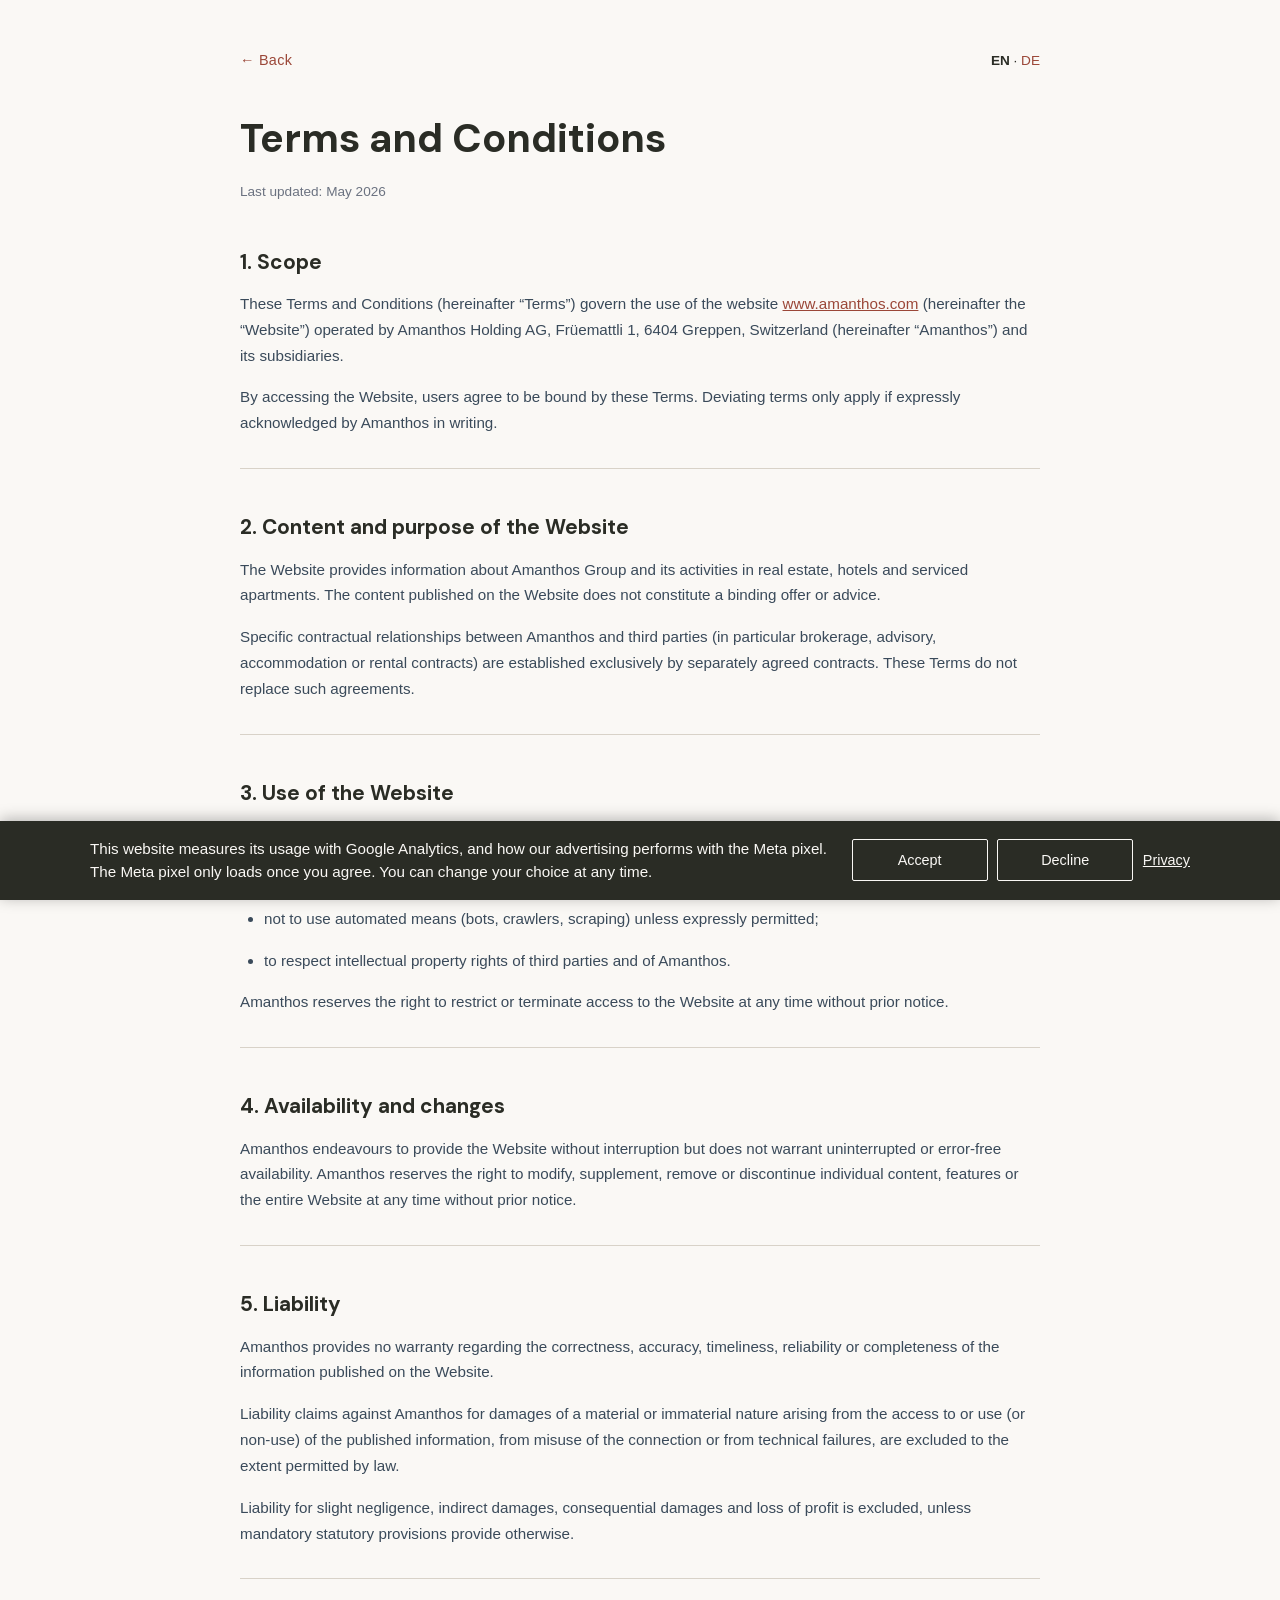
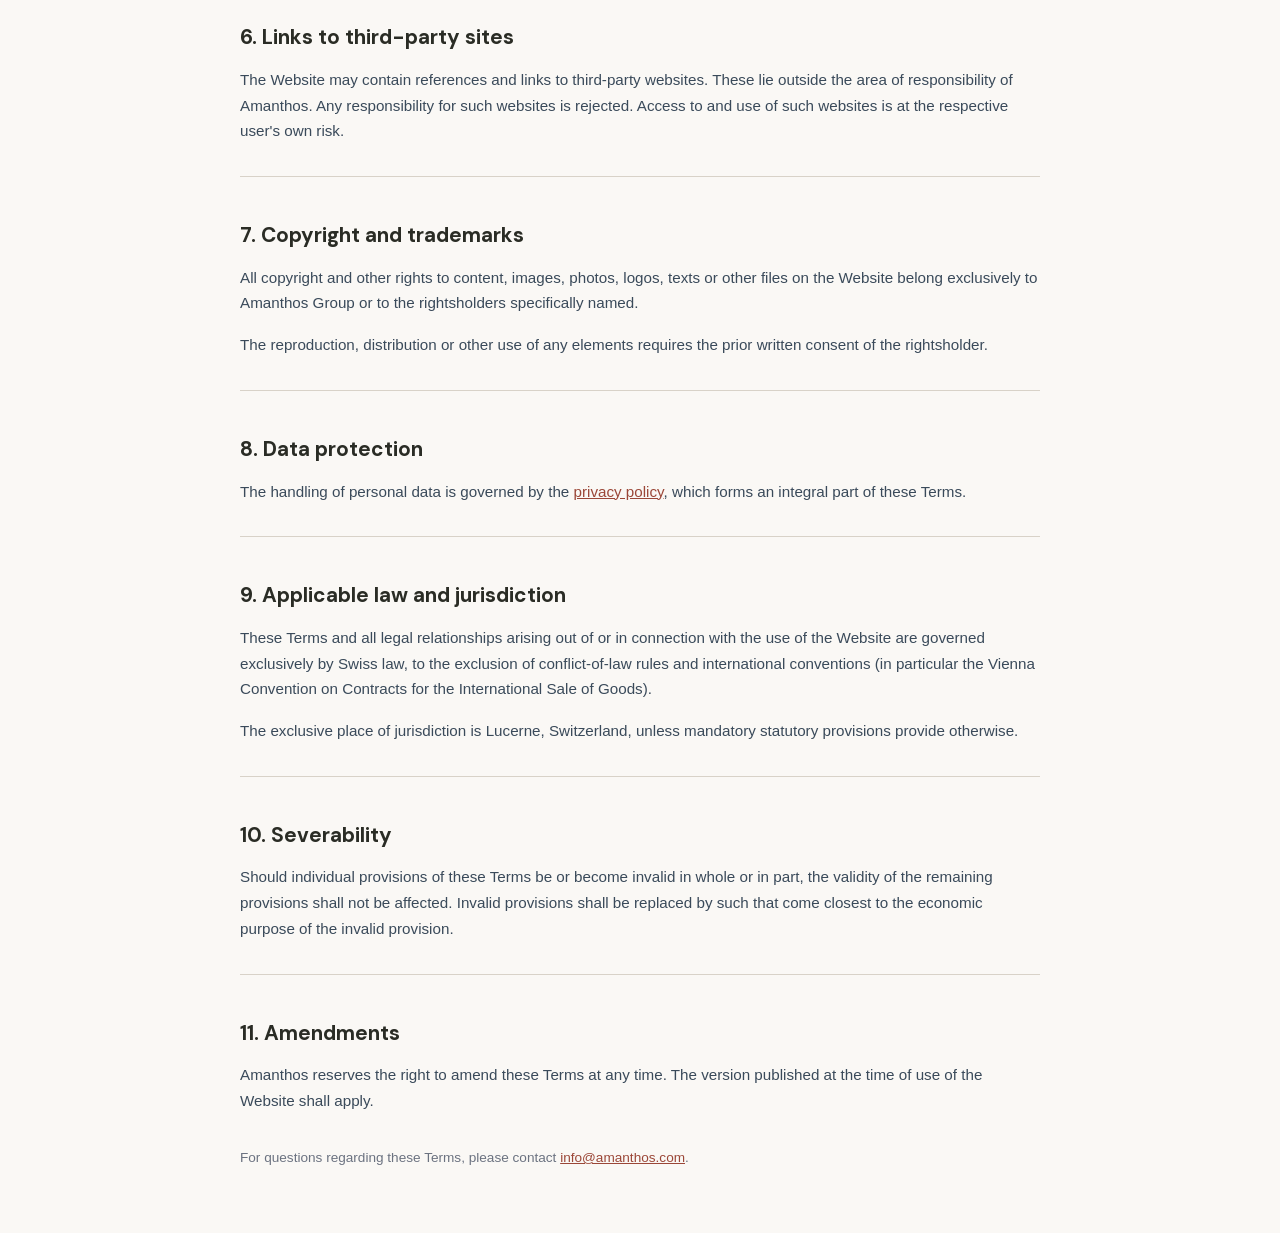
<file: agb/en/index.html>
<!DOCTYPE html>
<html lang="en">
<head>
  <meta charset="UTF-8">
  <meta name="viewport" content="width=device-width, initial-scale=1.0">
  <title>Terms and Conditions | Amanthos Group</title>
  <meta name="description" content="Terms and conditions for the use of www.amanthos.com: scope, liability, copyright and trademarks, applicable law and place of jurisdiction.">
  <link rel="canonical" href="https://www.amanthos.com/agb/en/">
  <link rel="alternate" hreflang="de" href="https://www.amanthos.com/agb/">
  <link rel="alternate" hreflang="en" href="https://www.amanthos.com/agb/en/">
  <link rel="alternate" hreflang="x-default" href="https://www.amanthos.com/agb/">
  <meta name="robots" content="noindex, follow">
  <link rel="preload" href="/assets/fonts/DMSans.woff2" as="font" type="font/woff2" crossorigin>
  <style>@font-face{font-family:'DM Sans';font-style:normal;font-weight:400 700;font-display:swap;src:url(/assets/fonts/DMSans.woff2) format('woff2')}</style>
  <style>
    *, *::before, *::after {
      margin: 0;
      padding: 0;
      box-sizing: border-box;
    }

    :root {
      --color-bg: #FAF8F5;
      --color-primary: #2a2c25;
      --color-accent: #9b4738;
    }

    body {
      font-family: 'Inter', sans-serif;
      background-color: var(--color-bg);
      color: var(--color-primary);
      line-height: 1.7;
      padding: 3rem 1.5rem;
    }

    .container {
      max-width: 800px;
      margin: 0 auto;
    }

    .top-bar {
      display: flex;
      justify-content: space-between;
      align-items: center;
      margin-bottom: 2rem;
    }

    a.back-link {
      display: inline-block;
      font-size: 0.9rem;
      color: var(--color-accent);
      text-decoration: none;
      font-weight: 500;
      letter-spacing: 0.02em;
    }

    a.back-link:hover {
      text-decoration: underline;
    }

    .lang-switch {
      font-size: 0.85rem;
      color: var(--color-primary);
    }

    .lang-switch a {
      color: var(--color-accent);
      text-decoration: none;
      font-weight: 500;
    }

    .lang-switch a:hover {
      text-decoration: underline;
    }

    h1 {
      font-family: 'DM Sans', serif;
      font-size: 2.5rem;
      font-weight: 700;
      margin-bottom: 0.5rem;
      color: var(--color-primary);
    }

    .last-updated {
      font-size: 0.85rem;
      color: #6B7280;
      margin-bottom: 2rem;
    }

    h2 {
      font-family: 'DM Sans', serif;
      font-size: 1.3rem;
      font-weight: 700;
      margin-top: 2.5rem;
      margin-bottom: 0.75rem;
      color: var(--color-primary);
    }

    p, li {
      margin-bottom: 1rem;
      color: #3A4A5A;
      font-size: 0.95rem;
    }

    ul, ol {
      padding-left: 1.5rem;
      margin-bottom: 1rem;
    }

    .divider {
      border: none;
      border-top: 1px solid #D8D2C8;
      margin: 2rem 0;
    }

    a {
      color: var(--color-accent);
    }
  </style>
  <!-- Sentry: error + performance monitoring. Config in js/sentry-init.js -->
  <script src="https://browser.sentry-cdn.com/10.68.0/bundle.tracing.min.js"
          integrity="sha384-IDGicfmkFBjzbyXFRgxkdVAjmPeBqxWZUv7oUbKSCAc+OEMdNXzrciXnPJzd17Xc"
          crossorigin="anonymous" defer></script>
  <script src="../../js/sentry-init.js" defer></script>
  <!-- Privacy-friendly analytics by Plausible -->
  <script async src="https://plausible.io/js/pa-nLFScH18E7rqIC7Xrps3j.js"></script>
  <script>
    window.plausible=window.plausible||function(){(plausible.q=plausible.q||[]).push(arguments)},plausible.init=plausible.init||function(i){plausible.o=i||{}};
    plausible.init()
  </script>
  <!-- Google Analytics 4 (eigene Property). consent.js laedt SYNCHRON und VOR dem
       gtag-Loader: nur so stehen die Consent-Defaults, bevor gtag konfiguriert. -->
  <script src="../../js/consent.js"></script>
  <script defer src="../../js/meta.js"></script>
    <script>
      window.dataLayer = window.dataLayer || [];
      function gtag(){dataLayer.push(arguments);}
      gtag('js', new Date());
      gtag('config', 'G-1EW53WRTNR');
      // gtag.js wiegt 183 KB uebertragen. Bei Ablehnung wurde es bisher trotzdem
      // geholt und danach vom ga-disable-Kill-Switch stillgelegt. Jetzt kommt es
      // nur, wenn keine Ablehnung gespeichert ist; wer spaeter zustimmt, bekommt
      // es ueber am:consent-change sofort nachgereicht.
      (function () {
        var geholt = false;
        function laden() {
          if (geholt) return;
          geholt = true;
          var s = document.createElement('script');
          s.async = true;
          s.src = 'https://www.googletagmanager.com/gtag/js?id=G-1EW53WRTNR';
          (document.head || document.documentElement).appendChild(s);
        }
        var wahl = null;
        try { wahl = window.localStorage.getItem('am_consent_analytics'); } catch (e) { /* Privatmodus */ }
        if (wahl !== 'denied') { laden(); }
        document.addEventListener('am:consent-change', function (e) {
          if (e && e.detail && e.detail.state === 'granted') { laden(); }
        });
      })();
    </script>
</head>
<body>
  <div class="container">
    <div class="top-bar">
      <a href="/" class="back-link">&larr; Back</a>
      <span class="lang-switch"><strong>EN</strong> &middot; <a href="/agb/">DE</a></span>
    </div>

    <h1>Terms and Conditions</h1>
    <p class="last-updated">Last updated: May 2026</p>

    <h2>1. Scope</h2>
    <p>
      These Terms and Conditions (hereinafter &ldquo;Terms&rdquo;) govern the use of the website <a href="https://www.amanthos.com">www.amanthos.com</a> (hereinafter the &ldquo;Website&rdquo;) operated by Amanthos Holding AG, Früemattli 1, 6404 Greppen, Switzerland (hereinafter &ldquo;Amanthos&rdquo;) and its subsidiaries.
    </p>
    <p>
      By accessing the Website, users agree to be bound by these Terms. Deviating terms only apply if expressly acknowledged by Amanthos in writing.
    </p>

    <hr class="divider">

    <h2>2. Content and purpose of the Website</h2>
    <p>
      The Website provides information about Amanthos Group and its activities in real estate, hotels and serviced apartments. The content published on the Website does not constitute a binding offer or advice.
    </p>
    <p>
      Specific contractual relationships between Amanthos and third parties (in particular brokerage, advisory, accommodation or rental contracts) are established exclusively by separately agreed contracts. These Terms do not replace such agreements.
    </p>

    <hr class="divider">

    <h2>3. Use of the Website</h2>
    <p>
      Use of the Website is generally free of charge. Users agree not to misuse the Website, in particular:
    </p>
    <ul>
      <li>not to engage in any unlawful, harmful or disruptive activities;</li>
      <li>not to use automated means (bots, crawlers, scraping) unless expressly permitted;</li>
      <li>to respect intellectual property rights of third parties and of Amanthos.</li>
    </ul>
    <p>
      Amanthos reserves the right to restrict or terminate access to the Website at any time without prior notice.
    </p>

    <hr class="divider">

    <h2>4. Availability and changes</h2>
    <p>
      Amanthos endeavours to provide the Website without interruption but does not warrant uninterrupted or error-free availability. Amanthos reserves the right to modify, supplement, remove or discontinue individual content, features or the entire Website at any time without prior notice.
    </p>

    <hr class="divider">

    <h2>5. Liability</h2>
    <p>
      Amanthos provides no warranty regarding the correctness, accuracy, timeliness, reliability or completeness of the information published on the Website.
    </p>
    <p>
      Liability claims against Amanthos for damages of a material or immaterial nature arising from the access to or use (or non-use) of the published information, from misuse of the connection or from technical failures, are excluded to the extent permitted by law.
    </p>
    <p>
      Liability for slight negligence, indirect damages, consequential damages and loss of profit is excluded, unless mandatory statutory provisions provide otherwise.
    </p>

    <hr class="divider">

    <h2>6. Links to third-party sites</h2>
    <p>
      The Website may contain references and links to third-party websites. These lie outside the area of responsibility of Amanthos. Any responsibility for such websites is rejected. Access to and use of such websites is at the respective user's own risk.
    </p>

    <hr class="divider">

    <h2>7. Copyright and trademarks</h2>
    <p>
      All copyright and other rights to content, images, photos, logos, texts or other files on the Website belong exclusively to Amanthos Group or to the rightsholders specifically named.
    </p>
    <p>
      The reproduction, distribution or other use of any elements requires the prior written consent of the rightsholder.
    </p>

    <hr class="divider">

    <h2>8. Data protection</h2>
    <p>
      The handling of personal data is governed by the <a href="/privacy/">privacy policy</a>, which forms an integral part of these Terms.
    </p>

    <hr class="divider">

    <h2>9. Applicable law and jurisdiction</h2>
    <p>
      These Terms and all legal relationships arising out of or in connection with the use of the Website are governed exclusively by Swiss law, to the exclusion of conflict-of-law rules and international conventions (in particular the Vienna Convention on Contracts for the International Sale of Goods).
    </p>
    <p>
      The exclusive place of jurisdiction is Lucerne, Switzerland, unless mandatory statutory provisions provide otherwise.
    </p>

    <hr class="divider">

    <h2>10. Severability</h2>
    <p>
      Should individual provisions of these Terms be or become invalid in whole or in part, the validity of the remaining provisions shall not be affected. Invalid provisions shall be replaced by such that come closest to the economic purpose of the invalid provision.
    </p>

    <hr class="divider">

    <h2>11. Amendments</h2>
    <p>
      Amanthos reserves the right to amend these Terms at any time. The version published at the time of use of the Website shall apply.
    </p>

    <p style="margin-top:2rem; font-size:0.85rem; color:#6B7280;">
      For questions regarding these Terms, please contact <a href="mailto:info@amanthos.com">info@amanthos.com</a>.
    </p>
  </div>
</body>
</html>
</file>
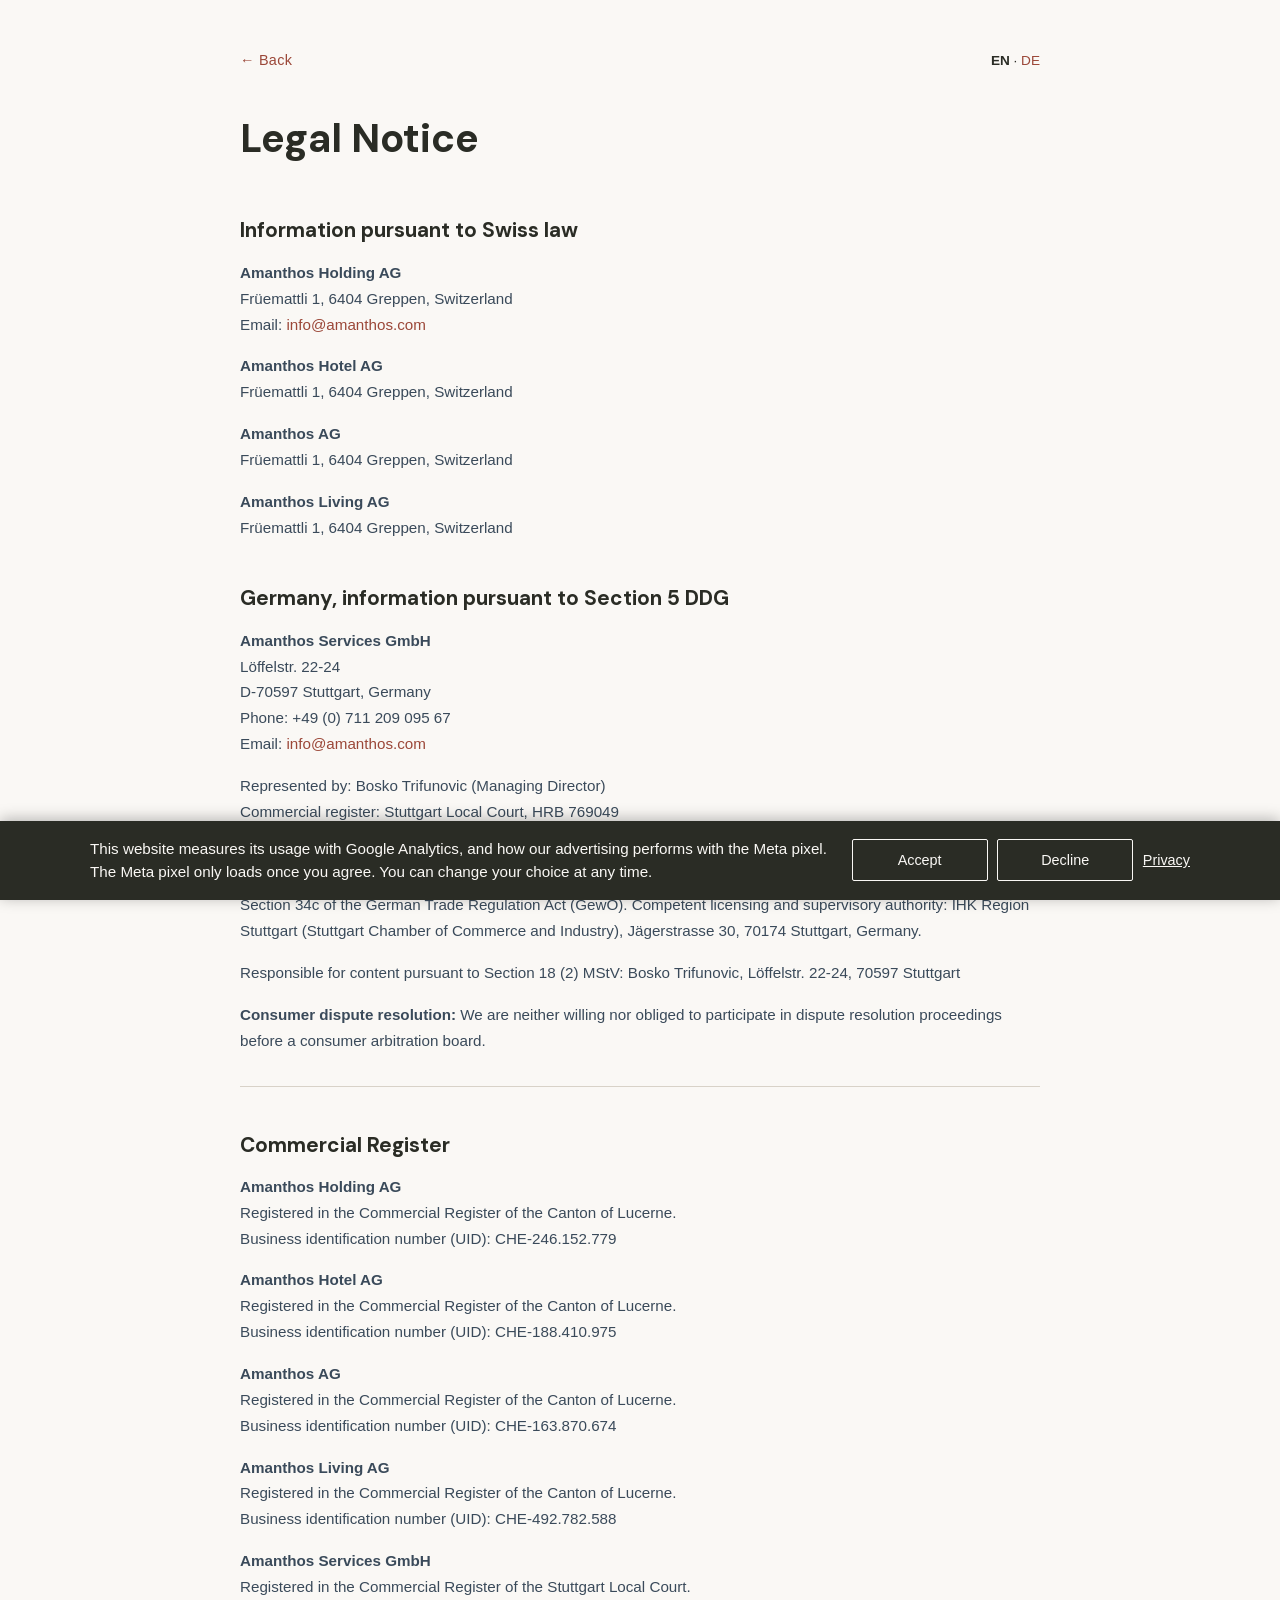
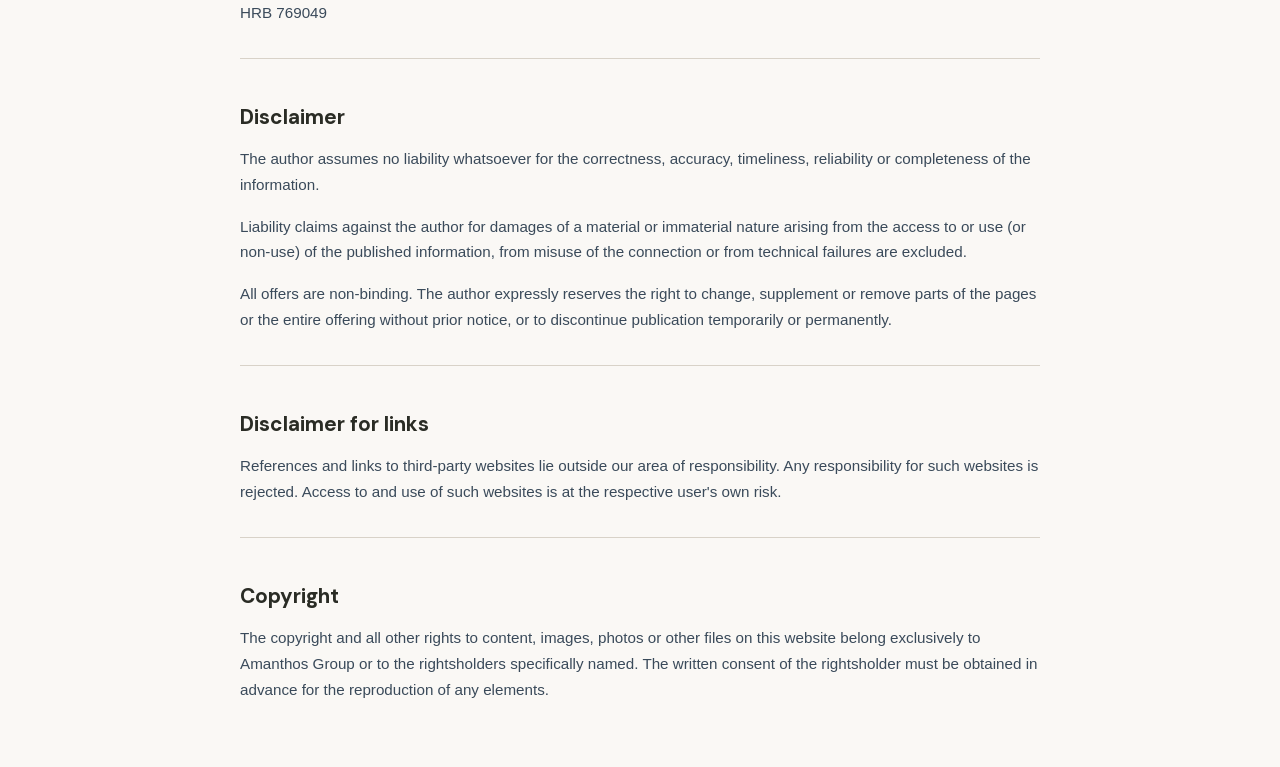
<file: imprint/en/index.html>
<!DOCTYPE html>
<html lang="en">
<head>
  <meta charset="UTF-8">
  <meta name="viewport" content="width=device-width, initial-scale=1.0">
  <title>Legal Notice | Amanthos Group</title>
  <meta name="description" content="Legal notice of the Amanthos Group: company names, addresses, commercial register entries and business identification numbers of the Swiss entities and of Amanthos Services GmbH in Stuttgart.">
  <link rel="canonical" href="https://www.amanthos.com/imprint/en/">
  <link rel="alternate" hreflang="de" href="https://www.amanthos.com/imprint/">
  <link rel="alternate" hreflang="en" href="https://www.amanthos.com/imprint/en/">
  <link rel="alternate" hreflang="x-default" href="https://www.amanthos.com/imprint/">
  <link rel="preload" href="/assets/fonts/DMSans.woff2" as="font" type="font/woff2" crossorigin>
  <style>@font-face{font-family:'DM Sans';font-style:normal;font-weight:400 700;font-display:swap;src:url(/assets/fonts/DMSans.woff2) format('woff2')}</style>
  <style>
    *, *::before, *::after {
      margin: 0;
      padding: 0;
      box-sizing: border-box;
    }

    :root {
      --color-bg: #FAF8F5;
      --color-primary: #2a2c25;
      --color-accent: #9b4738;
    }

    body {
      font-family: 'Inter', sans-serif;
      background-color: var(--color-bg);
      color: var(--color-primary);
      line-height: 1.7;
      padding: 3rem 1.5rem;
    }

    .container {
      max-width: 800px;
      margin: 0 auto;
    }

    .top-bar {
      display: flex;
      justify-content: space-between;
      align-items: center;
      margin-bottom: 2rem;
    }

    a.back-link {
      display: inline-block;
      font-size: 0.9rem;
      color: var(--color-accent);
      text-decoration: none;
      font-weight: 500;
      letter-spacing: 0.02em;
    }

    a.back-link:hover {
      text-decoration: underline;
    }

    .lang-switch {
      font-size: 0.85rem;
      color: var(--color-primary);
    }

    .lang-switch a {
      color: var(--color-accent);
      text-decoration: none;
      font-weight: 500;
    }

    .lang-switch a:hover {
      text-decoration: underline;
    }

    h1 {
      font-family: 'DM Sans', serif;
      font-size: 2.5rem;
      font-weight: 700;
      margin-bottom: 2rem;
      color: var(--color-primary);
    }

    h2 {
      font-family: 'DM Sans', serif;
      font-size: 1.3rem;
      font-weight: 700;
      margin-top: 2.5rem;
      margin-bottom: 0.75rem;
      color: var(--color-primary);
    }

    p {
      margin-bottom: 1rem;
      color: #3A4A5A;
      font-size: 0.95rem;
    }

    .divider {
      border: none;
      border-top: 1px solid #D8D2C8;
      margin: 2rem 0;
    }
  </style>
  <!-- Sentry: error + performance monitoring. Config in js/sentry-init.js -->
  <script src="https://browser.sentry-cdn.com/10.68.0/bundle.tracing.min.js"
          integrity="sha384-IDGicfmkFBjzbyXFRgxkdVAjmPeBqxWZUv7oUbKSCAc+OEMdNXzrciXnPJzd17Xc"
          crossorigin="anonymous" defer></script>
  <script src="../../js/sentry-init.js" defer></script>
  <!-- Privacy-friendly analytics by Plausible -->
  <script async src="https://plausible.io/js/pa-nLFScH18E7rqIC7Xrps3j.js"></script>
  <script>
    window.plausible=window.plausible||function(){(plausible.q=plausible.q||[]).push(arguments)},plausible.init=plausible.init||function(i){plausible.o=i||{}};
    plausible.init()
  </script>
  <!-- Google Analytics 4 (eigene Property). consent.js laedt SYNCHRON und VOR dem
       gtag-Loader: nur so stehen die Consent-Defaults, bevor gtag konfiguriert. -->
  <script src="../../js/consent.js"></script>
  <script defer src="../../js/meta.js"></script>
    <script>
      window.dataLayer = window.dataLayer || [];
      function gtag(){dataLayer.push(arguments);}
      gtag('js', new Date());
      gtag('config', 'G-1EW53WRTNR');
      // gtag.js wiegt 183 KB uebertragen. Bei Ablehnung wurde es bisher trotzdem
      // geholt und danach vom ga-disable-Kill-Switch stillgelegt. Jetzt kommt es
      // nur, wenn keine Ablehnung gespeichert ist; wer spaeter zustimmt, bekommt
      // es ueber am:consent-change sofort nachgereicht.
      (function () {
        var geholt = false;
        function laden() {
          if (geholt) return;
          geholt = true;
          var s = document.createElement('script');
          s.async = true;
          s.src = 'https://www.googletagmanager.com/gtag/js?id=G-1EW53WRTNR';
          (document.head || document.documentElement).appendChild(s);
        }
        var wahl = null;
        try { wahl = window.localStorage.getItem('am_consent_analytics'); } catch (e) { /* Privatmodus */ }
        if (wahl !== 'denied') { laden(); }
        document.addEventListener('am:consent-change', function (e) {
          if (e && e.detail && e.detail.state === 'granted') { laden(); }
        });
      })();
    </script>
</head>
<body>
  <div class="container">
    <div class="top-bar">
      <a href="/" class="back-link">&larr; Back</a>
      <span class="lang-switch"><strong>EN</strong> &middot; <a href="/imprint/">DE</a></span>
    </div>

    <h1>Legal Notice</h1>

    <h2>Information pursuant to Swiss law</h2>
    <p>
      <strong>Amanthos Holding AG</strong><br>
      Früemattli 1, 6404 Greppen, Switzerland<br>
      Email: <a href="mailto:info@amanthos.com" style="color:#9b4738; text-decoration:none;">info@amanthos.com</a>
    </p>
    <p>
      <strong>Amanthos Hotel AG</strong><br>
      Früemattli 1, 6404 Greppen, Switzerland
    </p>
    <p>
      <strong>Amanthos AG</strong><br>
      Früemattli 1, 6404 Greppen, Switzerland
    </p>
    <p>
      <strong>Amanthos Living AG</strong><br>
      Früemattli 1, 6404 Greppen, Switzerland
    </p>

    <h2>Germany, information pursuant to Section 5 DDG</h2>
    <p>
      <strong>Amanthos Services GmbH</strong><br>
      Löffelstr. 22-24<br>
      D-70597 Stuttgart, Germany<br>
      Phone: +49 (0) 711 209 095 67<br>
      Email: <a href="mailto:info@amanthos.com" style="color:#9b4738; text-decoration:none;">info@amanthos.com</a>
    </p>
    <p>
      Represented by: Bosko Trifunovic (Managing Director)<br>
      Commercial register: Stuttgart Local Court, HRB 769049<br>
      VAT identification number pursuant to Section 27a UStG: DE324833353
    </p>
    <p>
      <strong>Trade law information:</strong> Amanthos Services GmbH acts as a real estate broker and holds the
      licence pursuant to Section 34c of the German Trade Regulation Act (GewO). Competent licensing and supervisory authority: IHK Region Stuttgart (Stuttgart Chamber of Commerce and Industry), Jägerstrasse 30, 70174 Stuttgart, Germany.
    </p>
    <p>
      Responsible for content pursuant to Section 18 (2) MStV: Bosko Trifunovic, Löffelstr. 22-24, 70597 Stuttgart
    </p>
    <p>
      <strong>Consumer dispute resolution:</strong> We are neither willing nor obliged to participate in dispute
      resolution proceedings before a consumer arbitration board.
    </p>

    <hr class="divider">

    <h2>Commercial Register</h2>
    <p>
      <strong>Amanthos Holding AG</strong><br>
      Registered in the Commercial Register of the Canton of Lucerne.<br>
      Business identification number (UID): CHE-246.152.779
    </p>
    <p>
      <strong>Amanthos Hotel AG</strong><br>
      Registered in the Commercial Register of the Canton of Lucerne.<br>
      Business identification number (UID): CHE-188.410.975
    </p>
    <p>
      <strong>Amanthos AG</strong><br>
      Registered in the Commercial Register of the Canton of Lucerne.<br>
      Business identification number (UID): CHE-163.870.674
    </p>
    <p>
      <strong>Amanthos Living AG</strong><br>
      Registered in the Commercial Register of the Canton of Lucerne.<br>
      Business identification number (UID): CHE-492.782.588
    </p>
    <p>
      <strong>Amanthos Services GmbH</strong><br>
      Registered in the Commercial Register of the Stuttgart Local Court.<br>
      HRB 769049
    </p>

    <hr class="divider">

    <h2>Disclaimer</h2>
    <p>
      The author assumes no liability whatsoever for the correctness, accuracy, timeliness, reliability or completeness of the information.
    </p>
    <p>
      Liability claims against the author for damages of a material or immaterial nature arising from the access to or use (or non-use) of the published information, from misuse of the connection or from technical failures are excluded.
    </p>
    <p>
      All offers are non-binding. The author expressly reserves the right to change, supplement or remove parts of the pages or the entire offering without prior notice, or to discontinue publication temporarily or permanently.
    </p>

    <hr class="divider">

    <h2>Disclaimer for links</h2>
    <p>
      References and links to third-party websites lie outside our area of responsibility. Any responsibility for such websites is rejected. Access to and use of such websites is at the respective user's own risk.
    </p>

    <hr class="divider">

    <h2>Copyright</h2>
    <p>
      The copyright and all other rights to content, images, photos or other files on this website belong exclusively to Amanthos Group or to the rightsholders specifically named. The written consent of the rightsholder must be obtained in advance for the reproduction of any elements.
    </p>
  </div>
</body>
</html>
</file>
<file: affoltern/affoltern.css>
/* Seiten /affoltern/ und /affoltern/en/: Hotelaufenthalt bis 29 Naechte, Amanthos Hotels.
   Farben und Schrift wie investment/bad-wiessee, damit amanthos.com ein Auftritt bleibt. */

*, *::before, *::after { margin: 0; padding: 0; box-sizing: border-box; }

:root {
  --bg: #FAF8F5;
  --flaeche: #FFFFFF;
  --text: #2a2c25;
  --gedaempft: #5f6358;
  --akzent: #9b4738;
  --akzent-dunkel: #7d3529;
  --linie: #E2DDD3;
  --spalte: 1080px;
}

html { scroll-behavior: smooth; }
body {
  font-family: 'DM Sans', system-ui, -apple-system, sans-serif;
  background: var(--bg); color: var(--text); line-height: 1.65;
  -webkit-font-smoothing: antialiased;
}
img { max-width: 100%; height: auto; display: block; }
a { color: var(--akzent); }
.huelle { max-width: var(--spalte); margin: 0 auto; padding-inline: 1.25rem; }

/* Kopf */
.kopf { border-bottom: 1px solid var(--linie); }
.kopf__inhalt { display: flex; align-items: center; justify-content: space-between; gap: 1rem; padding-block: .9rem; flex-wrap: wrap; }
.kopf__marke { font-weight: 600; letter-spacing: .02em; color: var(--text); text-decoration: none; }
.kopf__marke span { color: var(--gedaempft); font-weight: 400; }
.sprache { display: flex; gap: .75rem; font-size: .9rem; }
.sprache a[aria-current="page"] { color: var(--text); font-weight: 600; text-decoration: none; }

/* Einstieg mit Preis zuerst */
.einstieg { display: grid; gap: 2rem; padding-block: 2rem 2.5rem; }
@media (min-width: 900px) { .einstieg { grid-template-columns: 1.05fr 1fr; align-items: start; padding-block: 3rem; } }
.augenbraue { font-size: .78rem; letter-spacing: .14em; text-transform: uppercase; color: var(--akzent); font-weight: 600; }
h1 { font-size: clamp(1.9rem, 4.5vw, 2.8rem); line-height: 1.15; margin: .4rem 0 1rem; font-weight: 700; }
.preis { display: flex; align-items: baseline; gap: .6rem; flex-wrap: wrap; margin-bottom: .4rem; }
.preis__betrag { font-size: clamp(2.4rem, 7vw, 3.4rem); font-weight: 700; color: var(--akzent); line-height: 1; }
.preis__zusatz { color: var(--gedaempft); }
.vorspann { font-size: 1.08rem; margin-top: 1rem; }
.bild-haupt { border-radius: 6px; overflow: hidden; }

/* Abschnitte */
section { padding-block: 2.5rem; border-top: 1px solid var(--linie); }
h2 { font-size: 1.5rem; line-height: 1.25; margin-bottom: 1.1rem; }
.zwei { display: grid; gap: 2rem; }
@media (min-width: 900px) { .zwei { grid-template-columns: 1fr 1fr; } }

/* Preistabelle */
.preistabelle { width: 100%; border-collapse: collapse; background: var(--flaeche); border: 1px solid var(--linie); border-radius: 6px; overflow: hidden; }
.preistabelle th, .preistabelle td { text-align: left; padding: .7rem .9rem; border-bottom: 1px solid var(--linie); vertical-align: top; }
.preistabelle thead th { font-size: .85rem; color: var(--gedaempft); font-weight: 600; }
.preistabelle td.zahl { font-weight: 700; white-space: nowrap; }
.preistabelle tr:last-child td { border-bottom: 0; }
.klein { font-size: .92rem; color: var(--gedaempft); margin-top: .8rem; }

.fakten { list-style: none; display: grid; gap: .55rem; }
.fakten li { padding-left: 1.4rem; position: relative; }
.fakten li::before { content: ''; position: absolute; left: 0; top: .62em; width: .55rem; height: .55rem; border-radius: 50%; background: var(--akzent); }

.galerie { display: grid; gap: .75rem; grid-template-columns: repeat(2, 1fr); }
@media (min-width: 900px) { .galerie { grid-template-columns: repeat(4, 1fr); } }
.galerie figure { border-radius: 6px; overflow: hidden; }
.galerie figcaption { font-size: .85rem; color: var(--gedaempft); padding-top: .3rem; }

/* Formular */
.anfrage { background: var(--flaeche); border: 1px solid var(--linie); border-radius: 8px; padding: 1.4rem; }
.anfrage h2 { margin-bottom: .4rem; }
.anfrage__lead { color: var(--gedaempft); margin-bottom: 1rem; }
.felder { display: grid; gap: .9rem; grid-template-columns: 1fr 1fr; }
.feld { display: flex; flex-direction: column; gap: .3rem; grid-column: span 2; }
.feld--halb { grid-column: span 1; }
@media (max-width: 480px) { .feld--halb { grid-column: span 2; } }
label { font-size: .9rem; font-weight: 600; }
label .optional { font-weight: 400; color: var(--gedaempft); }
input, select {
  font: inherit; color: inherit; background: var(--bg); width: 100%;
  border: 1px solid #c9c3b6; border-radius: 6px; padding: .65rem .7rem; min-height: 2.9rem;
}
input:focus-visible, select:focus-visible, button:focus-visible, a:focus-visible { outline: 3px solid var(--akzent); outline-offset: 2px; }
.kasten { display: flex; align-items: center; gap: .45rem; font-weight: 400; font-size: .85rem; color: var(--gedaempft); margin-top: .15rem; }
.kasten input { width: auto; min-height: 0; margin: 0; }
input:disabled { opacity: .5; }
.honig { position: absolute; left: -10000px; width: 1px; height: 1px; overflow: hidden; }
.knopf {
  font: inherit; font-weight: 600; cursor: pointer; border: 0; border-radius: 6px;
  background: var(--akzent); color: #fff; padding: .85rem 1.4rem; min-height: 3rem; width: 100%; margin-top: .4rem;
}
.knopf:hover { background: var(--akzent-dunkel); }
.knopf[disabled] { opacity: .65; cursor: wait; }
.knopf--leise { display: inline-block; width: auto; text-decoration: none; text-align: center; }
.af-hinweis { background: #f3ede4; border-radius: 6px; padding: .6rem .8rem; font-size: .92rem; margin-bottom: .9rem; }
.af-status { min-height: 1.4rem; margin-top: .7rem; font-size: .95rem; }
.af-status--fehler { color: #8a1c0f; font-weight: 600; }
.danke { outline: none; }
.danke h2 { color: var(--akzent); }
.danke p { margin-bottom: .8rem; }
.datenschutz { font-size: .82rem; color: var(--gedaempft); margin-top: .8rem; }

/* Fuss */
.fuss { border-top: 1px solid var(--linie); padding-block: 2rem 2.5rem; font-size: .9rem; color: var(--gedaempft); }
.fuss__zeile { display: flex; gap: 1.2rem; flex-wrap: wrap; margin-bottom: .8rem; }

@media (prefers-reduced-motion: reduce) { html { scroll-behavior: auto; } }
</file>
